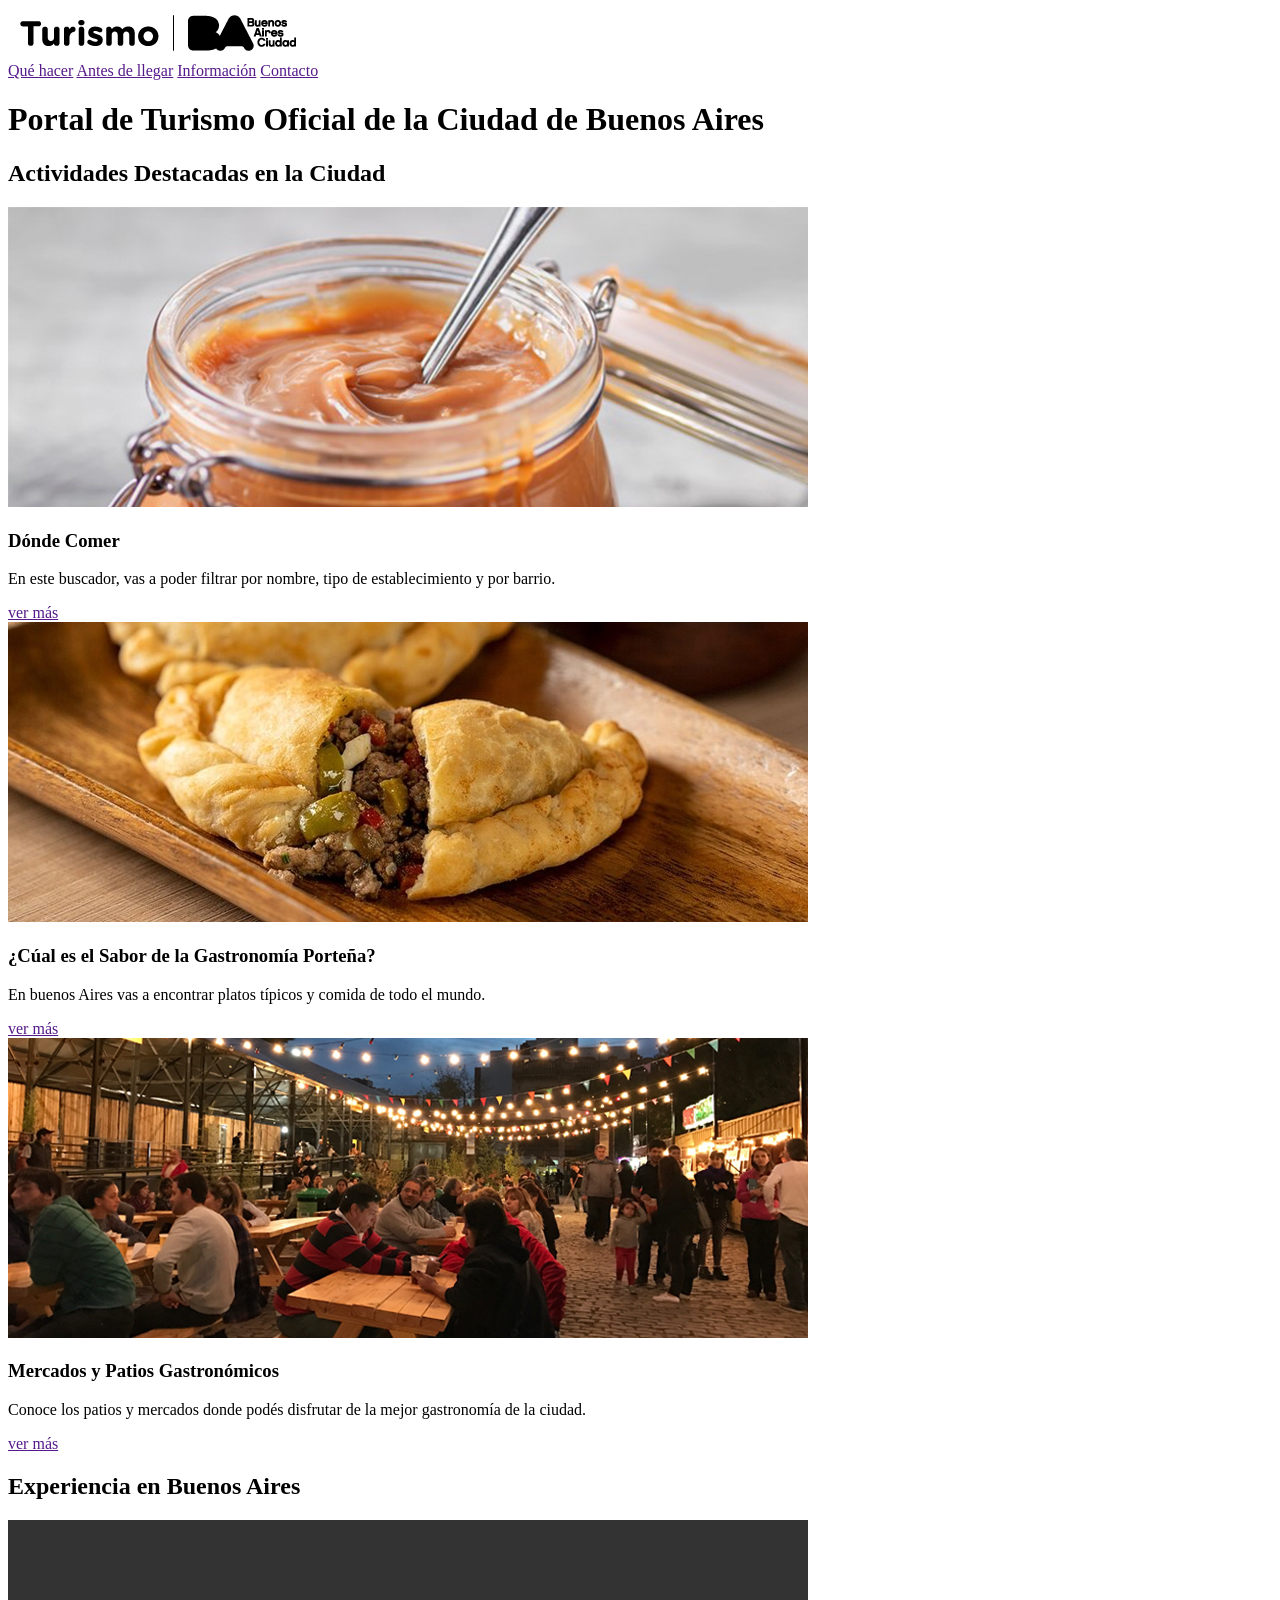
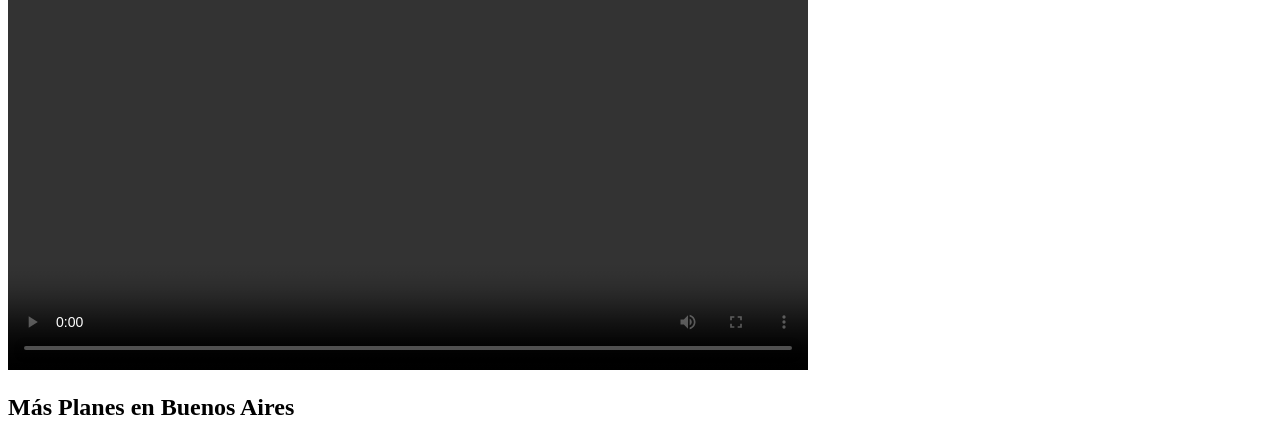
<file: ejercicio-1/index.html>
<!DOCTYPE html>
<html lang="es">

<head>
    <meta charset="UTF-8">
    <meta name="viewport" content="width, initial-scale=1.0">
    <title>Turismo en Buenos Aires Ciudad - Sitio Oficial de Información Turística</title>
    <meta name="description" content="Descubrí qué hacer en Buenos Aires. Información útil antes de llegar, guías y alojamiento, atractivos turísticos, agenda cultural y mapas de la ciudad.">
    <meta name="robots" content="index, follow">
</head>

<body>
    <!-- Cabecera principal del sitio -->
    <header>
        <!-- Logo del sitio, href -> dirección a donde voy al dar click -->
        <a href="index.html" aria-label="Ir a la página de inicio de Turismo en buenos Aires">
            <img src="assets/arrobaturismo-bac-300x150-negro.png" alt="Logotipo oficial de Turismo Buenos Aires Ciudad">
        </a>

        <!-- Navegador principal -->
        <nav role="navigation" aria-label="Menú principal">
            <a href="">Qué hacer</a>
            <a href="">Antes de llegar</a>
            <a href="">Información</a>
            <a href="">Contacto</a>
        </nav>

    </header>

    <!-- Contenido principal del sitio -->
    <main role="main">

        <h1>Portal de Turismo Oficial de la Ciudad de Buenos Aires</h1>

        <!-- Actividades destacadas -->
        <section>
            <h2>Actividades Destacadas en la Ciudad</h2>

            <div>
                <!-- Tarjeta -->
                <article role="article">
                    <img src="assets/dulce-de-leche.jpg" alt="dulce de leche argentino">
                    <h3>Dónde Comer</h3>
                    <p>En este buscador, vas a poder filtrar por nombre, tipo de establecimiento y por barrio.</p>
                    <a href="" aria-label="ir al buscador de restaurantes y comida de Buenos Aires">ver más</a>
                </article>

                <!-- Tarjeta -->
                <article role="article">
                    <img src="assets/empanada.jpg" alt="empanadas porteñas horneadas">
                    <h3>¿Cúal es el Sabor de la Gastronomía Porteña?</h3>
                    <p>En buenos Aires vas a encontrar platos típicos y comida de todo el mundo.</p>
                    <a href="" aria-label="Ver información sobre gastronomía porteña">ver más</a>
                </article>

                <!-- Tarjeta -->
                <article role="article">
                    <img src="assets/caballito.jpg" alt="Patio de comida los lecheros en el barrio caballito">
                    <h3>Mercados y Patios Gastronómicos</h3>
                    <p>Conoce los patios y mercados donde podés disfrutar de la mejor gastronomía de la ciudad.</p>
                    <a href="" aria-label="Ver más información sobre los patios gastronómicos de la ciudad">ver más</a>
                </article>
            </div>

        </section>
        <!-- FIN Actividades destacadas -->

        <!-- Contenido Multimedia -->
        <section>
            <h2>Experiencia en Buenos Aires</h2>
            <!-- Video Buenos Aires -->
            <div>
                <video controls autoplay loop width="800" height="450" poster="">
                    <source src="assets/video-buenos-aires.mp4" type="video/mp4">
                </video>
            </div>
        </section>
        <!-- FIN Contenido Multimedia -->

        <!-- Más planes en BsAs -->
        <section>
            <h2>Más Planes en Buenos Aires</h2>
        </section>
        <!-- FIN Más planes en BsAs -->




    </main>

</body>

</html>
</file>
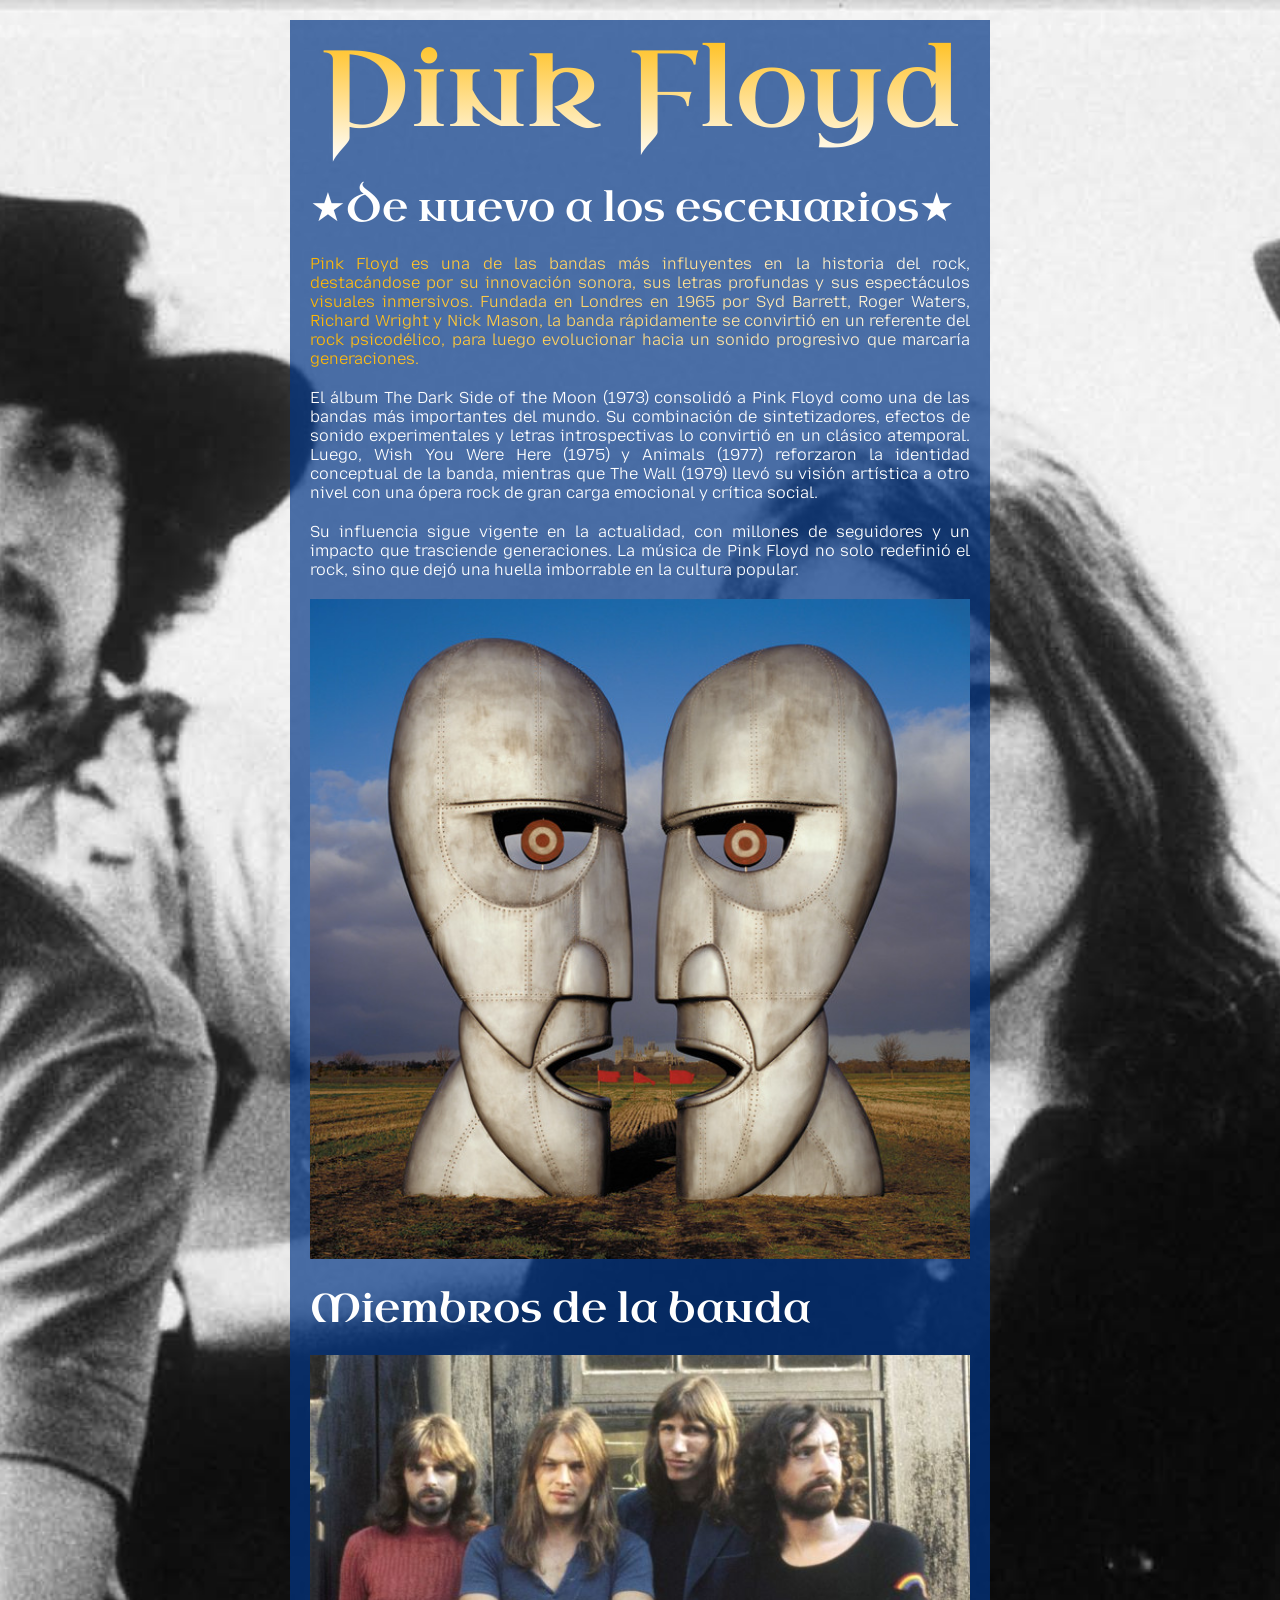
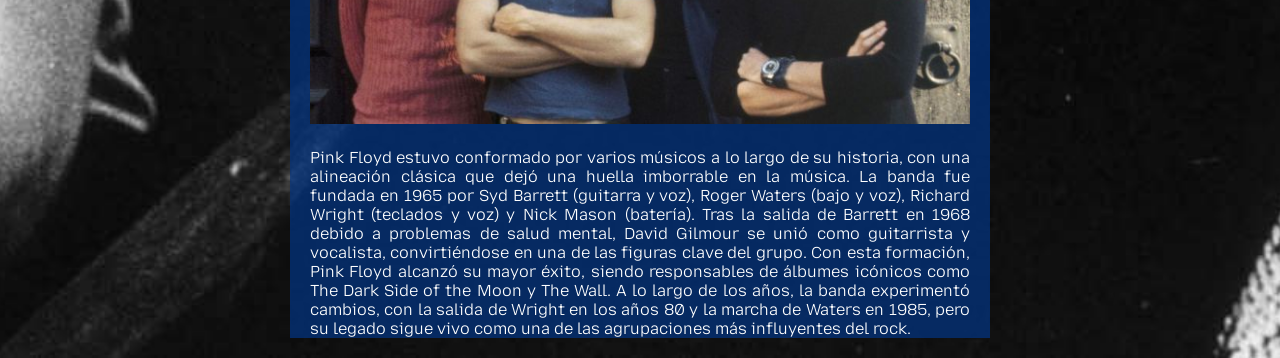
<file: Ejercicio-2/index.html>
<!DOCTYPE html>
<html lang="es">
    <head>
        <!--Link al archivo style.css-->
        <link href="style.css" rel="stylesheet">

        <meta charset="UTF-8">
        <meta name="viewport" content="width, initial-scale:1.0">
        <title>Pink Floyd</title>
        <meta name="description" content="Descubre una de las bandas más importante de todos los tiempos en la historia del Rock">
        <meta name="robots" content="index, follow">

        <link rel="preconnect" href="https://fonts.googleapis.com">
        <link rel="preconnect" href="https://fonts.gstatic.com" crossorigin>
        <link href="https://fonts.googleapis.com/css2?family=Uncial+Antiqua&display=swap" rel="stylesheet">
        
        <link rel="preconnect" href="https://fonts.googleapis.com">
        <link rel="preconnect" href="https://fonts.gstatic.com" crossorigin>
        <link href="https://fonts.googleapis.com/css2?family=Mozilla+Text:wght@200..700&display=swap" rel="stylesheet">
    
    </head>

    <body>

        <main>

            <h1>Pink Floyd</h1>

            <h2 class="sub-pf">★De nuevo a los escenarios★</h2>

            <p id="destacado">Pink Floyd es una de las bandas más influyentes en la historia del rock, destacándose por su innovación sonora, sus letras profundas y sus espectáculos visuales inmersivos. Fundada en Londres en 1965 por Syd Barrett, Roger Waters, Richard Wright y Nick Mason, la banda rápidamente se convirtió en un referente del rock psicodélico, para luego evolucionar hacia un sonido progresivo que marcaría generaciones.</p>

            <p>El álbum The Dark Side of the Moon (1973) consolidó a Pink Floyd como una de las bandas más importantes del mundo. Su combinación de sintetizadores, efectos de sonido experimentales y letras introspectivas lo convirtió en un clásico atemporal. Luego, Wish You Were Here (1975) y Animals (1977) reforzaron la identidad conceptual de la banda, mientras que The Wall (1979) llevó su visión artística a otro nivel con una ópera rock de gran carga emocional y crítica social.</p>

            <p>Su influencia sigue vigente en la actualidad, con millones de seguidores y un impacto que trasciende generaciones. La música de Pink Floyd no solo redefinió el rock, sino que dejó una huella imborrable en la cultura popular.</p>

            <img src="Assets/PinkFloyd.jpg" alt="Fotografía de portada del Dividition Bell, donde dos rostros de metal se miran fijamente">

            <h2 class="sub-pf"x>Miembros de la banda</h2>
            <img src="Assets/pink_floyd_band.jpg" alt="Fotografía de los miembros de la banda">
            <p>Pink Floyd estuvo conformado por varios músicos a lo largo de su historia, con una alineación clásica que dejó una huella imborrable en la música. La banda fue fundada en 1965 por Syd Barrett (guitarra y voz), Roger Waters (bajo y voz), Richard Wright (teclados y voz) y Nick Mason (batería). Tras la salida de Barrett en 1968 debido a problemas de salud mental, David Gilmour se unió como guitarrista y vocalista, convirtiéndose en una de las figuras clave del grupo. Con esta formación, Pink Floyd alcanzó su mayor éxito, siendo responsables de álbumes icónicos como The Dark Side of the Moon y The Wall. A lo largo de los años, la banda experimentó cambios, con la salida de Wright en los años 80 y la marcha de Waters en 1985, pero su legado sigue vivo como una de las agrupaciones más influyentes del rock.</p>

        </main>

    </body>

</html>
</file>
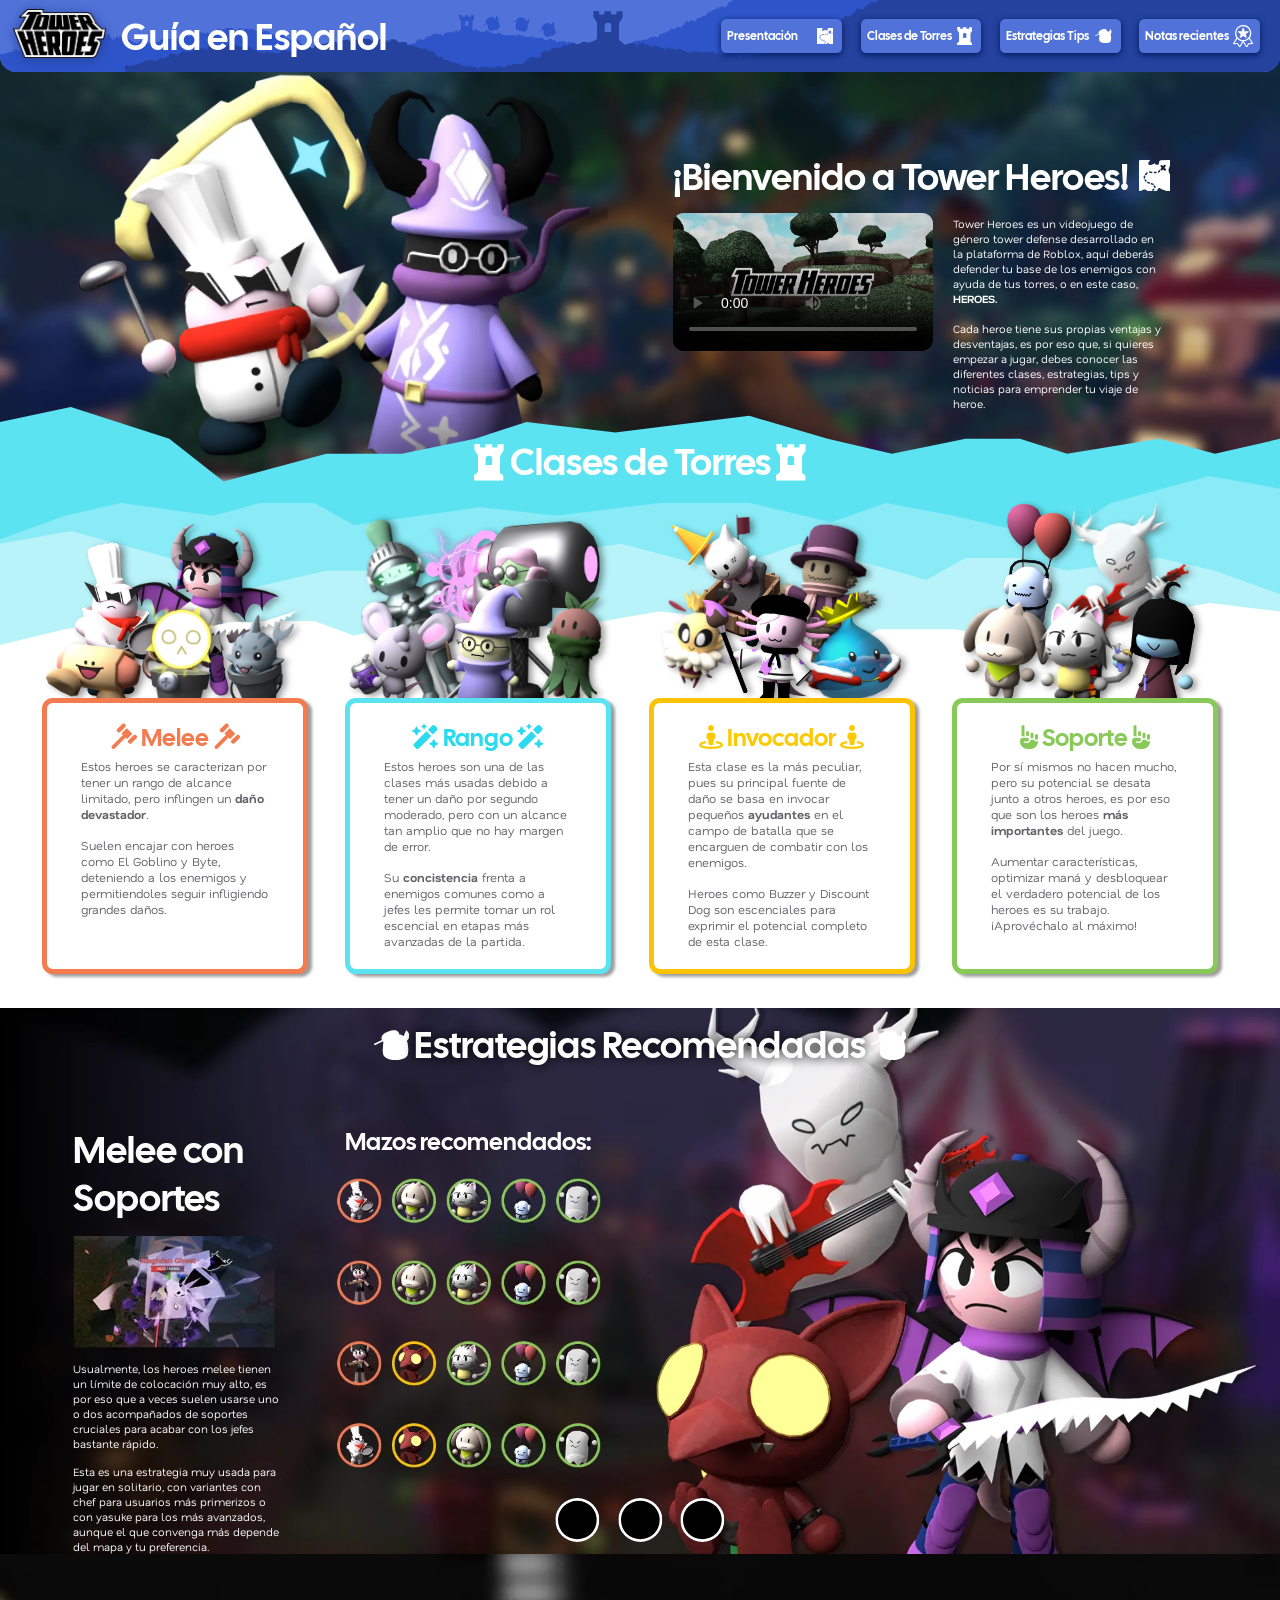
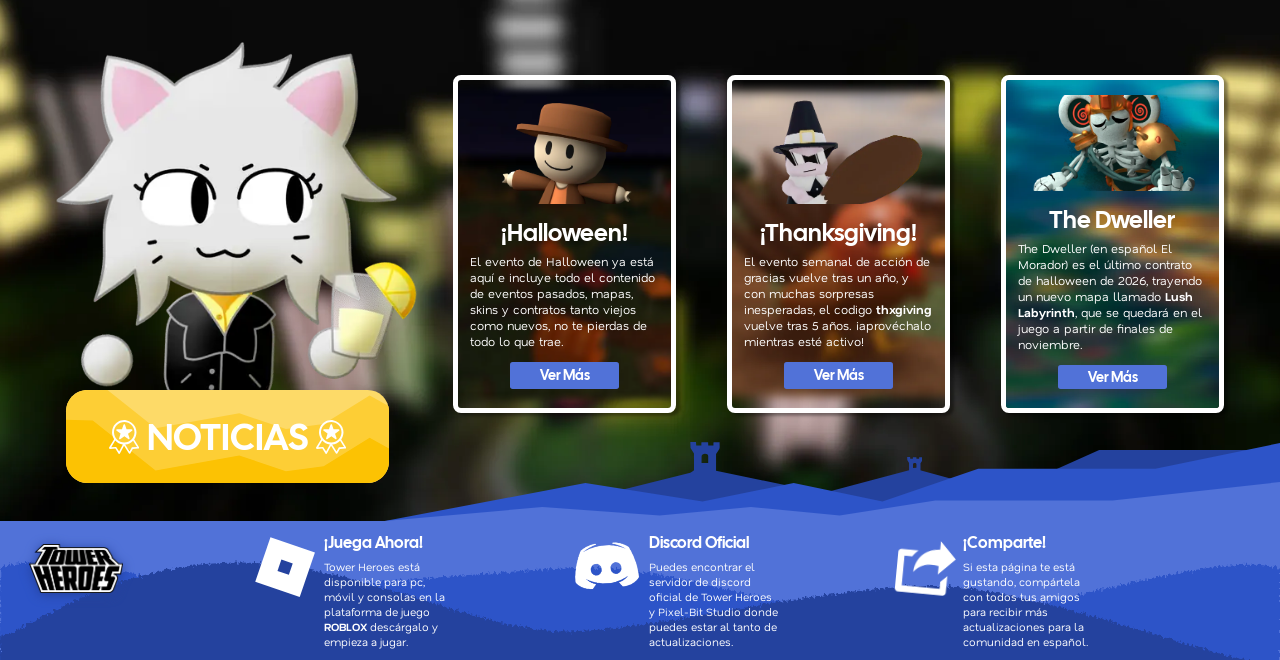
<file: tower-heroes/index.html>
<!DOCTYPE html>
<html lang="es">
<head>
  <meta charset="UTF-8">
  <meta name="viewport" content="width=device-width, initial-scale=1">
  <title>Tower Heroes · Guía en Español</title>
  <meta name="description" content="Guía en español de Tower Heroes: clases de torres, estrategias recomendadas y noticias del juego.">
  <link rel="icon" href="assets/img/logo-tower-heroes.webp">
  <link rel="stylesheet" href="css/estilos.css">
</head>
<body>
  <!-- Íconos del sitio (torre, enemigo, logro, mapa). -->
  <svg class="sprite" aria-hidden="true" focusable="false">
    <symbol id="i-torre" viewBox="0 0 44.7589 55"><path d="M43.9808 55L0.196412 54.9845L0 47.091L6.02329 42.2922L5.90775 17.209L0.793349 8.91359L0.450591 0C3.60858 0.0734106 5.93471 0.220232 8.98872 0.0309097L9.31993 5.4092L17.0955 5.32034C17.0108 3.53144 16.8567 2.14436 17.2804 0.525465L27.1241 0.444327L27.3628 5.34738L35.1692 5.30102C35.1962 3.50439 34.9343 2.05936 35.4196 0.513874L44.7087 0.482965C44.3005 3.72076 45.3095 7.16333 44.2735 10.1577L39.136 17.9431L39.0936 43.4977L44.1002 47.2764L43.9808 55ZM27.2897 31.4468L27.3166 21.3007C27.3243 18.6154 24.8249 17.6417 22.5065 17.6804C19.8761 17.7267 17.4229 18.9052 17.3998 21.8416L17.3227 31.5472L27.2897 31.4468Z"/></symbol>
    <symbol id="i-enemigo" viewBox="0 0 53.0001 45"><path d="M52.9803 7.06L53.0001 11.0333C52.3459 11.4733 52.3955 12.5233 51.8899 13.19L49.2796 16.6233C50.0726 17.9833 50.446 19.2833 50.598 20.7667C50.9251 23.94 51.5826 26.9867 51.4835 30.2267C51.3579 32.85 50.8425 35.2967 50.4592 37.8733C48.285 41.26 45.0799 43.4267 41.1016 44.04C39.575 44.2733 38.0617 45 36.5054 45H28.4001C25.0198 45.0067 20.3675 43.23 17.354 41.2767C16.1579 40.5 15.0311 38.7667 14.1125 37.7267C13.6202 35.11 12.8702 32.53 13.0717 29.9067L13.9011 19.02C13.9308 18.63 14.3901 17.9633 14.0465 17.7133C13.8416 17.5667 13.2435 17.09 12.89 17.26L1.98599 22.4733C1.36149 22.77 0.819591 22.2667 0.485862 22.08C0.205002 21.9267 -0.2642 20.9067 0.188481 20.68L11.9152 14.85L11.0066 12.01C11.261 8.84333 14.8494 5.00667 17.1194 4.02667L23.2884 1.36333C25.7699 0.29 31.8332 -0.04 34.2981 1.11333C36.4558 2.12333 37.5132 4.44667 38.0055 6.69C40.3053 6.74 42.453 7.56333 44.1646 9.25667C46.0943 6.27667 46.9236 3.15 48.6584 0L52.5342 5.19667C52.8977 5.68333 52.5772 6.69667 52.9869 7.05667L52.9803 7.06Z"/></symbol>
    <symbol id="i-logro" viewBox="0 0 45.403 51"><path d="M15.5218 50.9969C15.1617 50.9343 14.8925 50.9624 14.6796 50.9969L9.46056 42.885L1.6336 43.4548C0.988655 43.5018 0.547215 43.1543 0.293621 42.8036C0.0400276 42.453 -0.138427 41.9176 0.143344 41.4542L7.71358 28.881C4.14449 23.4084 3.45571 16.8275 6.28908 10.6129C9.57327 3.4058 17.9512 -1.07122 25.5465 0.221792C31.8206 1.28939 36.9989 5.30932 39.4003 10.4908C42.3651 16.8901 41.6106 23.615 37.7942 29.2066L45.1609 41.0065C45.4333 41.4417 45.474 41.88 45.2924 42.2776C45.1452 42.6001 44.7257 42.9257 44.206 42.9539L35.731 43.4016L31.9114 50.1954C31.6516 50.6587 31.1569 50.7401 30.7249 50.6901C30.2928 50.64 30.0236 50.4083 29.723 49.9387L22.5692 38.7148L16.9431 49.2217C16.5518 49.9543 16.2262 50.5742 15.5186 51L15.5218 50.9969ZM38.2669 18.4774C38.2669 9.97419 31.3792 3.0802 22.8791 3.0802C14.379 3.0802 7.4913 9.97419 7.4913 18.4774C7.4913 26.9806 14.379 33.8746 22.8791 33.8746C31.3792 33.8746 38.2669 26.9806 38.2669 18.4774ZM15.2494 47.2869L20.7909 36.7674C16.1573 36.1131 12.4192 34.2503 9.34159 30.8659L3.3117 40.9345L10.7348 40.5087L15.2463 47.2838L15.2494 47.2869ZM34.3754 41.041L42.0771 40.6715L36.1818 31.1383C32.9133 34.5008 28.9215 36.4168 24.2504 36.8113L30.8156 47.193L34.3754 41.041Z"/><path d="M23.0924 24.4948L16.8027 28.8998C16.4583 29.1409 15.8854 29.0375 15.5754 28.8654C15.2905 28.7057 14.9054 28.2235 15.0745 27.6913L17.3537 20.4467L11.4772 16.2514C11.042 15.9415 10.8824 15.5126 10.9043 15.068C10.9231 14.6485 11.28 13.991 11.9249 13.9816L19.4701 13.8689L21.7117 7.00934C21.862 6.54599 22.3442 6.33309 22.6792 6.27674C23.1081 6.20473 23.6967 6.37692 23.8908 6.93734L26.289 13.8845L33.6745 13.8658C34.2944 13.8658 34.8016 14.1319 35.0301 14.6078C35.2399 15.0429 35.1866 15.8006 34.6419 16.1888L28.5463 20.5187L30.8067 27.1466C31.0196 27.7727 30.8818 28.3237 30.4623 28.6712C30.0647 29 29.4448 29.0532 28.9219 28.6775L23.1018 24.4948H23.0924Z"/></symbol>
    <symbol id="i-mapa" viewBox="0 0 47 47.0019"><path d="M46.944 23.0999L47 45.1368C47.0035 47.1862 43.4925 47.1827 42.3361 46.8148C39.2666 45.8348 36.0393 45.154 33.1415 43.6686C31.9115 43.036 31.0846 41.695 29.7005 42.3723C28.3164 43.0497 27.5875 43.9643 27.7908 45.7179L24.6581 46.7495L13.2629 46.8664C11.8718 46.1237 10.7855 44.7999 9.27178 44.3598C5.3227 43.2113 2.88037 47.5334 1.05475 46.7082C0.571192 46.4881 0.045583 45.9518 0.0420789 45.1025L3.01689e-05 2.16669C3.01689e-05 1.46181 -0.010482 1.02857 0.360949 0.58501C0.606233 0.289304 1.13885 0.0554903 1.75907 0.0554903H16.2904C16.9807 1.73689 13.8095 2.45896 13.9112 5.46759C14.0233 8.83038 19.8926 7.58567 23.6945 4.84179C24.3603 6.33752 25.3729 7.22807 26.6835 7.2487C27.8013 7.26933 29.746 7.06303 29.8827 5.47447C30.0193 3.88591 30.2716 0.316812 32.4757 0.268673L45.255 0.000475353C46.1415 -0.0201553 46.965 0.633148 46.951 1.49276L46.8564 7.19369L44.4 13.8161C43.6852 17.2683 46.9405 21.7108 46.944 23.0965V23.0999ZM36.3407 14.0912C36.9889 14.2803 37.7528 16.1508 39.0773 15.9995C39.8552 15.9101 40.4825 15.3153 40.549 14.5347C40.6717 13.1319 38.5903 12.317 38.5728 11.5158C38.5552 10.7146 40.7172 9.82409 40.2442 8.19427C40.0199 7.42062 39.242 7.05959 38.4676 7.15242C37.1501 7.31059 36.7086 9.11921 36.0428 9.05732C35.6609 9.02293 35.0336 7.41031 33.611 7.57879C32.8576 7.66819 32.353 8.1874 32.276 8.796C32.0692 10.4636 34.0455 11.0447 33.7722 11.7874C33.5374 12.427 31.8169 13.2144 32.4862 14.7617C32.6719 15.1881 33.2185 15.6247 33.9229 15.6488C35.2929 15.6901 35.6924 13.8986 36.3337 14.0843L36.3407 14.0912ZM30.4679 18.5405L31.7924 16.921C32.2514 16.3571 32.0972 15.6041 31.6592 15.2878C31.2878 15.0196 30.4644 14.8511 30.1104 15.2878L28.5757 17.1755C28.1482 17.7015 28.4005 18.3514 28.6948 18.6162C29.1398 19.0219 29.9948 19.1251 30.4714 18.544L30.4679 18.5405ZM18.5891 19.6924C19.2864 19.8024 19.7945 19.3898 19.9802 18.85C20.1449 18.372 19.9031 17.5812 19.2233 17.4574L16.6548 16.9864C15.8314 16.8351 15.2077 17.3955 15.1446 18.0626C15.0079 19.5308 16.5883 19.3795 18.5891 19.6924ZM26.1368 19.7749C26.7886 19.0185 26.6274 18.1485 25.9756 17.674C24.8649 17.5606 23.8872 17.5675 22.7659 17.674C22.0055 18.1761 21.981 19.242 22.7309 19.8162C23.8452 20.0466 24.9139 20.0741 26.1368 19.7784V19.7749ZM11.1114 22.4019L12.8039 20.4832C13.2489 19.9778 13.1718 19.3761 12.8985 19.0047C12.5971 18.5955 11.7246 18.2448 11.2971 18.6953L9.14213 20.9543C8.61652 21.5045 8.83728 22.3262 9.21922 22.6529C9.78337 23.1343 10.5262 23.0655 11.1114 22.4019ZM9.31032 26.8272L9.55561 24.881C9.64321 24.1727 9.21922 23.6947 8.70062 23.4988C8.18202 23.3028 7.3901 23.4816 7.21139 24.1486C6.9626 25.0701 6.92406 26.0776 6.95209 27.0575C6.97312 27.7968 7.60034 28.0925 8.1715 28.0444C8.67609 28.0031 9.1982 27.7143 9.31032 26.8306V26.8272ZM9.55211 28.8386C8.97394 28.7699 8.22757 29.1034 8.168 29.8289C8.10843 30.5544 9.57313 32.6484 10.6243 32.6141C11.0799 32.6003 11.6125 32.284 11.7001 31.6238C11.8017 30.8673 10.3861 28.9384 9.55211 28.8386ZM16.5918 34.9797C16.774 34.5361 16.7039 33.8072 16.0942 33.4943C14.2686 32.5625 12.6917 32.0192 12.2362 33.1023C12.089 33.4496 12.0435 34.0685 12.4114 34.378C13.7114 35.468 16.1082 36.1522 16.5883 34.9797H16.5918ZM20.7476 37.6273C21.5395 37.8817 22.0476 37.1906 22.1597 36.7058C22.2368 36.3654 22.1843 35.7224 21.6621 35.5367L19.0902 34.6152C18.2912 34.3298 17.65 34.7906 17.5168 35.4886C17.4292 35.9425 17.5799 36.6164 18.2492 36.8296L20.7476 37.6273ZM25.0015 40.2783L24.2762 38.7792C23.9503 38.1018 23.4527 37.8336 22.8255 37.9471C22.2789 38.0433 21.7988 38.5901 21.9495 39.3224C22.2613 40.8629 23.3266 42.3104 24.3603 41.8566C24.9209 41.609 25.3449 40.9935 25.0015 40.2783ZM23.1023 44.6245C23.4878 44.0675 23.3196 43.2766 22.9306 42.9809C21.9144 42.2004 20.9193 43.2629 19.812 44.7483C19.4231 45.2675 19.7314 45.8899 20.0678 46.1409C21.0489 46.8733 22.1072 46.0652 23.1023 44.6245Z"/></symbol>
  </svg>


  <!--HEADER-->
  <header class="cabecera" id="cabecera">
    <div class="lienzo cabecera__lienzo">
      <a class="cabecera__logo" href="#inicio">
        <img src="assets/img/logo-tower-heroes.webp" alt="Logotipo de Tower Heroes" width="140" height="73">
      </a>
      <p class="cabecera__titulo">Guía en Español</p>

      <!--Decoración del paisaje (desktop)-->
      <div class="cabecera__deco" role="img" aria-label="Fondo de montañas con torres y monstruos de la cabecera">
        <svg class="icono icono--torre deco deco--t1" aria-hidden="true" focusable="false"><use href="#i-torre"/></svg>
        <svg class="icono icono--enemigo deco deco--e1" aria-hidden="true" focusable="false"><use href="#i-enemigo"/></svg>
        <svg class="icono icono--enemigo deco deco--e2" aria-hidden="true" focusable="false"><use href="#i-enemigo"/></svg>
        <svg class="icono icono--enemigo deco deco--e3" aria-hidden="true" focusable="false"><use href="#i-enemigo"/></svg>
        <svg class="icono icono--torre deco deco--t2" aria-hidden="true" focusable="false"><use href="#i-torre"/></svg>
      </div>

      <!-- Menú desplegable móvil-->
      <a class="menu-boton menu-boton--abrir" href="#menu" aria-label="Abrir menú">
        <svg class="icono icono--torre" role="img" aria-label="Ícono de torre del botón para abrir el menú" focusable="false"><use href="#i-torre"/></svg>
      </a>
      <a class="menu-boton menu-boton--cerrar" href="#cabecera" aria-label="Cerrar menú">
        <svg class="icono icono--torre" role="img" aria-label="Ícono de torre del botón para cerrar el menú" focusable="false"><use href="#i-torre"/></svg>
      </a>

      <nav class="menu" id="menu" aria-label="Secciones de la página">
        <a class="boton-icono" href="#inicio">
          <span>Presentación</span>
          <svg class="icono icono--mapa" role="img" aria-label="Ícono de mapa del botón Presentación" focusable="false"><use href="#i-mapa"/></svg>
        </a>
        <a class="boton-icono" href="#clases">
          <span>Clases de Torres</span>
          <svg class="icono icono--torre" role="img" aria-label="Ícono de torre del botón Clases de Torres" focusable="false"><use href="#i-torre"/></svg>
        </a>
        <a class="boton-icono" href="#estrategias">
          <span>Estrategias Tips</span>
          <svg class="icono icono--enemigo" role="img" aria-label="Ícono de monstruo del botón Estrategias Tips" focusable="false"><use href="#i-enemigo"/></svg>
        </a>
        <a class="boton-icono" href="#noticias">
          <span class="solo-escritorio">Notas recientes</span>
          <span class="solo-movil">Noticias Nuevas</span>
          <svg class="icono icono--logro" role="img" aria-label="Ícono de medalla del botón Noticias" focusable="false"><use href="#i-logro"/></svg>
        </a>
      </nav>
    </div>
  </header>

  <main>
    <!--PRESENTACIÓN-->
    <section class="presentacion" id="inicio">
      <div class="lienzo presentacion__lienzo">
        <!-- Fondo presentación (PC y móvil) -->
        <picture class="presentacion__fondo">
          <source media="(min-width: 1200px)" srcset="assets/img/presentacion-fondo-pc.webp">
          <img src="assets/img/presentacion-fondo-movil.webp" alt="Héroe mago de Tower Heroes con su gran espada, sobre un bosque nocturno desenfocado">
        </picture>
        <div class="presentacion__personaje2">
          <img src="assets/img/presentacion-heroe-chef.webp" alt="Héroe chef de Tower Heroes con gorro blanco, bufanda roja y cucharón">
        </div>

        <h1 class="presentacion__titulo">¡Bienvenido a Tower Heroes!</h1>
        <svg class="icono icono--mapa presentacion__icono" role="img" aria-label="Ícono de mapa junto al título de bienvenida" focusable="false"><use href="#i-mapa"/></svg>

        <!-- video: tráiler de Tower Heroes -->
        <video class="presentacion__video" controls preload="metadata" playsinline
               poster="assets/img/trailer-portada.webp" aria-label="Trailer de Tower Heroes">
          <source src="assets/video/tower-heroes-trailer.mp4" type="video/mp4">
          Tu navegador no puede reproducir este video.
        </video>

        <p class="presentacion__texto">
          Tower Heroes es un videojuego de género tower defense desarrollado en la plataforma de Roblox, aquí deberás defender tu base de los enemigos con ayuda de tus torres, o en este caso, <strong>HEROES.</strong>
          <br><br>
          Cada heroe tiene sus propias ventajas y desventajas, es por eso que, si quieres empezar a jugar, debes conocer las diferentes clases, estrategias, tips y noticias para emprender tu viaje de heroe.
        </p>
      </div>
    </section>

    <!-- CLASES DE TORRE -->
    <section class="clases" id="clases">
      <div class="clases__fondo" role="img" aria-label="Fondo de montañas nevadas de la sección Clases de Torres">
        <img class="clases__capa clases__capa--1" src="assets/img/clases-fondo-capa-1.svg" alt="Capa 1 de las montañas nevadas del fondo de Clases de Torres">
        <img class="clases__capa clases__capa--2" src="assets/img/clases-fondo-capa-2.svg" alt="Capa 2 de las montañas nevadas del fondo de Clases de Torres">
        <img class="clases__capa clases__capa--3" src="assets/img/clases-fondo-capa-3.svg" alt="Capa 3 de las montañas nevadas del fondo de Clases de Torres">
        <img class="clases__capa clases__capa--4" src="assets/img/clases-fondo-capa-4.svg" alt="Capa 4 de las montañas nevadas del fondo de Clases de Torres">
        <img class="clases__capa clases__capa--movil" src="assets/img/clases-fondo-movil.svg" alt="Montañas nevadas del fondo de Clases de Torres (versión móvil)">
      </div>
      <div class="lienzo clases__lienzo">
        <h2 class="titulo-seccion clases__titulo">
          <svg class="icono icono--torre" role="img" aria-label="Ícono de torre del título Clases de Torres" focusable="false"><use href="#i-torre"/></svg>
          <span>Clases de Torres</span>
          <svg class="icono icono--torre" role="img" aria-label="Ícono de torre del título Clases de Torres" focusable="false"><use href="#i-torre"/></svg>
        </h2>

        <div class="clases__grid">
          <article class="tarjeta-clase tarjeta-clase--melee">
            <div class="tarjeta-clase__arte">
              <img class="p1" src="assets/img/clase-melee-yasuke.webp" alt="Héroe melee Yasuke: guerrera con cuernos, alas de murciélago y una sierra">
              <img class="p2" src="assets/img/clase-melee-mako.webp" alt="Héroe melee Mako: tiburón gris dentro de una cubeta">
              <img class="p3" src="assets/img/clase-melee-chef.webp" alt="Héroe melee Chef: con gorro blanco y sartén">
              <img class="p4" src="assets/img/heroe-hotdogfrank.webp" alt="Héroe melee Hot Dog Frank">
              <img class="p5" src="assets/img/clase-melee-volt.webp" alt="Héroe melee Volt: destello luminoso en dispositivo de control">
            </div>
            <div class="tarjeta-clase__caja">
              <h3 class="tarjeta-clase__titulo"><span class="ico" aria-hidden="true">&#xF0E3;</span> Melee <span class="ico" aria-hidden="true">&#xF0E3;</span></h3>
              <p>Estos heroes se caracterizan por tener un rango de alcance limitado, pero inflingen un <strong>daño devastador</strong>.</p>
              <p>Suelen encajar con heroes como El Goblino y Byte, deteniendo a los enemigos y permitiendoles seguir infligiendo grandes daños.</p>
            </div>
          </article>

          <article class="tarjeta-clase tarjeta-clase--rango">
            <div class="tarjeta-clase__arte">
              <div class="p1 rotada"><img src="assets/img/clase-rango-lure.webp" alt="Héroe de rango Lure: caballero con armadura plateada"></div>
              <img class="p2" src="assets/img/clase-rango-scientist.webp" alt="Héroe de rango Scientist: cañón negro con energía rosada">
              <div class="p3 recorte"><img src="assets/img/clase-rango-branch.webp" alt="Héroe de rango Branch: planta con bufanda verde"></div>
              <img class="p4" src="assets/img/clase-rango-sodapop.webp" alt="Héroe de rango Sodapop: ratón lila con una bebida">
              <img class="p5" src="assets/img/clase-rango-mago.webp" alt="Héroe de rango Mago: con sombrero lila y gafas redondas">
            </div>
            <div class="tarjeta-clase__caja">
              <h3 class="tarjeta-clase__titulo"><span class="ico" aria-hidden="true">&#xE2CA;</span> Rango <span class="ico" aria-hidden="true">&#xE2CA;</span></h3>
              <p>Estos heroes son una de las clases más usadas debido a tener un daño por segundo moderado, pero con un alcance tan amplio que no hay margen de error.</p>
              <p>Su <strong>concistencia</strong> frenta a enemigos comunes como a jefes les permite tomar un rol escencial en etapas más avanzadas de la partida.</p>
            </div>
          </article>

          <article class="tarjeta-clase tarjeta-clase--invocador">
            <div class="tarjeta-clase__arte">
              <div class="p1 rotada"><img src="assets/img/clase-invocador-hayes.webp" alt="Héroe invocador Hayes: espantapájaros con sombrero de copa morado"></div>
              <img class="p2" src="assets/img/clase-invocador-slimeking.webp" alt="Héroe invocador Slime King: gota azul con corona dorada">
              <div class="p3 recorte"><img src="assets/img/clase-invocador-kartkid.webp" alt="Héroe invocador Kart Kid: gato blanco en una carreta de madera"></div>
              <div class="p4 rotada"><img src="assets/img/clase-invocador-breezy.webp" alt="Héroe invocador Breezy: abeja reina blanca con corona"></div>
              <img class="p5" src="assets/img/clase-invocador-stella.webp" alt="Héroe invocador Stella: ajolote pintor con boina y pincel">
            </div>
            <div class="tarjeta-clase__caja">
              <h3 class="tarjeta-clase__titulo"><span class="ico" aria-hidden="true">&#xF21D;</span> Invocador <span class="ico" aria-hidden="true">&#xF21D;</span></h3>
              <p>Esta clase es la más peculiar, pues su principal fuente de daño se basa en invocar pequeños <strong>ayudantes</strong> en el campo de batalla que se encarguen de combatir con los enemigos.</p>
              <p>Heroes como Buzzer y Discount Dog son escenciales para exprimir el potencial completo de esta clase.</p>
            </div>
          </article>

          <article class="tarjeta-clase tarjeta-clase--soporte">
            <div class="tarjeta-clase__arte">
              <div class="p1 rotada"><div class="recorte"><img src="assets/img/heroe-spectre.webp" alt="Héroe de soporte Spectre: demonio blanco tocando una guitarra eléctrica roja"></div></div>
              <img class="p2" src="assets/img/clase-soporte-maitake.webp" alt="Héroe de soporte Maitake: hechicera de cabello negro con una poción">
              <img class="p3" src="assets/img/clase-soporte-balloonpal.webp" alt="Héroe de soporte Balloon Pal: fantasma con audífonos sosteniendo globos">
              <img class="p4" src="assets/img/clase-soporte-discountdog.webp" alt="Héroe de soporte Discount Dog: perro de orejas largas con pañuelo verde">
              <img class="p5" src="assets/img/clase-soporte-lemonadecat.webp" alt="Héroe de soporte Lemonade Cat: gato blanco con un platillo">
            </div>
            <div class="tarjeta-clase__caja">
              <h3 class="tarjeta-clase__titulo"><span class="ico" aria-hidden="true">&#xF0A6;</span> Soporte <span class="ico" aria-hidden="true">&#xF0A6;</span></h3>
              <p>Por sí mismos no hacen mucho, pero su potencial se desata junto a otros heroes, es por eso que son los heroes <strong>más importantes</strong> del juego.</p>
              <p>Aumentar características, optimizar maná y desbloquear el verdadero potencial de los heroes es su trabajo. ¡Aprovéchalo al máximo!</p>
            </div>
          </article>
        </div>
      </div>
    </section>

    <!-- ESTRATEGIAS -->
    <section class="estrategias" id="estrategias">

      <!-- Escritorio: carrusel solo con CSS -->
      <div class="carrusel solo-escritorio">
        <input class="carrusel__radio" type="radio" name="estrategia" id="estrategia-1">
        <input class="carrusel__radio" type="radio" name="estrategia" id="estrategia-2">
        <input class="carrusel__radio" type="radio" name="estrategia" id="estrategia-3">

        <div class="lienzo carrusel__lienzo">
          <h2 class="carrusel__titulo">
            <svg class="icono icono--enemigo" role="img" aria-label="Ícono de monstruo del título Estrategias Recomendadas" focusable="false"><use href="#i-enemigo"/></svg>
            <span>Estrategias Recomendadas</span>
            <svg class="icono icono--enemigo" role="img" aria-label="Ícono de monstruo del título Estrategias Recomendadas" focusable="false"><use href="#i-enemigo"/></svg>
          </h2>
          <div class="carrusel__ventana">
            <div class="carrusel__pista">
              <article class="diapositiva">
                <img class="diapositiva__fondo" src="assets/img/estrategia-melee-con-soportes.webp" alt="Estrategia Melee con Soportes: captura de una partida contra un jefe, mazos recomendados y héroes Spectre y Yasuke">
                <h3 class="diapositiva__titulo">Melee con Soportes</h3>
                <p class="diapositiva__mazos">Mazos recomendados:</p>
                <div class="diapositiva__texto">
                  <p>Usualmente, los heroes melee tienen un límite de colocación muy alto, es por eso que a veces suelen usarse uno o dos acompañados de soportes cruciales para acabar con los jefes bastante rápido.</p>
                  <p>Esta es una estrategia muy usada para jugar en solitario, con variantes con chef para usuarios más primerizos o con yasuke para los más avanzados, aunque el que convenga más depende del mapa y tu preferencia.</p>
                </div>
              </article>
              <article class="diapositiva">
                <img class="diapositiva__fondo" src="assets/img/estrategia-mixto-rango-melee.webp" alt="Estrategia Mixto Rango Melee: captura de una partida, mazos recomendados y héroes Wizard y Hot Dog Frank">
                <h3 class="diapositiva__titulo">Mixto Rango Melee</h3>
                <p class="diapositiva__mazos">Mazos recomendados:</p>
                <div class="diapositiva__texto">
                  <p>Al ser tan versatiles, los heroes de rango encajan bien en casi cualquier circunstancia, sin embargo, a veces se quedan cortos frente a algunos enemigos.</p>
                  <p>Por ejemplo, el mago es bastante bueno frente a la mayoría de jefes, pero queda corto ante hordas grandes de enemigos; es por eso que se pueden acompañar tanto con melees o soportes para crear un equilibrio entre control y desgaste devastador.</p>
                </div>
              </article>
              <article class="diapositiva">
                <img class="diapositiva__fondo" src="assets/img/estrategia-buzzer-invocadores.webp" alt="Estrategia Buzzer e Invocadores: captura de una partida, mazos recomendados y el héroe Buzzer">
                <h3 class="diapositiva__titulo">Buzzer e Invocadores</h3>
                <p class="diapositiva__mazos">Mazos recomendados:</p>
                <div class="diapositiva__texto">
                  <p>Buzzer es un heroe muy peculiar, pues su habilidad especial permite otorgar explosiones a todas las invocaciones que generan muchísimo daño. Combina esto con heroes de control como Volt y empieza a acumular maná para usar habilidades como las del Discount Dog, que permite colocar aún más invocadores.</p>
                  <p>Una de las estrategias más caóticas y por eso es de las más divertidas de jugar.</p>
                </div>
              </article>
            </div>
          </div>


          <div class="carrusel__puntos">
            <label for="estrategia-1" class="punto punto--1"><span class="oculto">Estrategia 1</span></label>
            <label for="estrategia-2" class="punto punto--2"><span class="oculto">Estrategia 2</span></label>
            <label for="estrategia-3" class="punto punto--3"><span class="oculto">Estrategia 3</span></label>
          </div>
        </div>
      </div>

      <!-- Estrategias movil -->
      <div class="lienzo estrategias-movil solo-movil">
        <h2 class="estrategias-movil__titulo">
          <svg class="icono icono--enemigo" role="img" aria-label="Ícono de monstruo del título Estrategias Recomendadas" focusable="false"><use href="#i-enemigo"/></svg>
          <span>Estrategias Recomendadas</span>
          <svg class="icono icono--enemigo" role="img" aria-label="Ícono de monstruo del título Estrategias Recomendadas" focusable="false"><use href="#i-enemigo"/></svg>
        </h2>

        <article class="lienzo estrategia estrategia--1">
          <div class="estrategia__fondo" aria-hidden="true"><img src="assets/img/estrategia-fondo-circo.webp" alt="Fondo desenfocado de un mapa de circo nocturno"></div>
          <h3 class="estrategia__titulo">Melee con Soportes</h3>
          <div class="estrategia__captura">
            <div class="recorte c1"><img src="assets/img/estrategia-captura-jefe.webp" alt="Captura de una partida contra un jefe"></div>
          </div>
          <div class="estrategia__heroe h1 recorte"><img src="assets/img/heroe-spectre.webp" alt="Héroe de soporte Spectre: demonio blanco tocando una guitarra eléctrica roja"></div>
          <div class="estrategia__heroe h2 recorte"><img src="assets/img/clase-melee-yasuke.webp" alt="Héroe melee Yasuke: guerrera con cuernos, alas de murciélago y una sierra"></div>
          <div class="estrategia__texto">
            <p>Usualmente, los heroes melee tienen un límite de colocación muy alto, es por eso que a veces suelen usarse uno o dos acompañados de soportes cruciales para acabar con los jefes bastante rápido.</p>
            <p>Esta es una estrategia muy usada para jugar en solitario, con variantes con chef para usuarios más primerizos o con yasuke para los más avanzados, aunque el que convenga más depende del mapa y tu preferencia.</p>
          </div>
          <p class="estrategia__mazos">Mazos Recomendados:</p>
          <div class="estrategia__grid" role="group" aria-label="Mazos recomendados">
            <img src="assets/img/avatar-chef-melee.webp" alt="Avatar de Chef (melee)"><img src="assets/img/avatar-discountdog-4.webp" alt="Avatar de Discount Dog (soporte)"><img src="assets/img/avatar-lemonadecat-soporte-2.webp" alt="Avatar de Lemonade Cat (soporte)"><img src="assets/img/avatar-balloonpal-soporte-3.webp" alt="Avatar de Balloon Pal (soporte)"><img src="assets/img/avatar-spectre-soporte-5.webp" alt="Avatar de Spectre (soporte)">
            <img src="assets/img/avatar-yasuke-melee.webp" alt="Avatar de Yasuke (melee)"><img src="assets/img/avatar-discountdog-4.webp" alt="Avatar de Discount Dog (soporte)"><img src="assets/img/avatar-lemonadecat-soporte-2.webp" alt="Avatar de Lemonade Cat (soporte)"><img src="assets/img/avatar-balloonpal-soporte-3.webp" alt="Avatar de Balloon Pal (soporte)"><img src="assets/img/avatar-spectre-soporte-2.webp" alt="Avatar de Spectre (soporte)">
            <img src="assets/img/avatar-yasuke-melee.webp" alt="Avatar de Yasuke (melee)"><img src="assets/img/avatar-goblino-invocador-1.webp" alt="Avatar de El Goblino (invocador)"><img src="assets/img/avatar-lemonadecat-soporte-2.webp" alt="Avatar de Lemonade Cat (soporte)"><img src="assets/img/avatar-balloonpal-soporte-3.webp" alt="Avatar de Balloon Pal (soporte)"><img src="assets/img/avatar-spectre-soporte-5.webp" alt="Avatar de Spectre (soporte)">
            <img src="assets/img/avatar-chef-melee.webp" alt="Avatar de Chef (melee)"><img src="assets/img/avatar-goblino-invocador-1.webp" alt="Avatar de El Goblino (invocador)"><img src="assets/img/avatar-discountdog-soporte-1.webp" alt="Avatar de Discount Dog (soporte)"><img src="assets/img/avatar-balloonpal-soporte-3.webp" alt="Avatar de Balloon Pal (soporte)"><img src="assets/img/avatar-spectre-soporte-5.webp" alt="Avatar de Spectre (soporte)">
          </div>
        </article>

        <article class="lienzo estrategia estrategia--2">
          <div class="estrategia__fondo" aria-hidden="true"><img src="assets/img/estrategia-fondo-circo.webp" alt="Fondo desenfocado de un mapa de circo nocturno"><img src="assets/img/estrategia-fondo-mapa-dream.webp" alt="Fondo desenfocado del mapa Dream"></div>
          <h3 class="estrategia__titulo">Mixto Rango Melee</h3>
          <div class="estrategia__captura"><img src="assets/img/estrategia-mixto-captura.webp" alt="Captura de una partida con héroes de rango y melee"></div>
          <div class="estrategia__heroe h1 recorte"><img src="assets/img/heroe-hotdogfrank.webp" alt="Héroe melee Hot Dog Frank"></div>
          <div class="estrategia__heroe h2 recorte"><img src="assets/img/heroe-wizard.webp" alt="Héroe Wizard: hechicera rosada con cuernos y gafas"></div>
          <div class="estrategia__texto">
            <p>Al ser tan versatiles, los heroes de rango encajan bien en casi cualquier circunstancia, sin embargo, a veces se quedan cortos frente a algunos enemigos.</p>
            <p>Por ejemplo, el mago es bastante bueno frente a la mayoría de jefes, pero queda corto ante hordas grandes de enemigos; es por eso que se pueden acompañar tanto con melees o soportes para crear un equilibrio entre control y desgaste devastador.</p>
          </div>
          <p class="estrategia__mazos">Mazos Recomendados:</p>
          <div class="estrategia__grid" role="group" aria-label="Mazos recomendados">
            <img src="assets/img/avatar-hotdogfrank-melee.webp" alt="Avatar de Hot Dog Frank (melee)"><img src="assets/img/avatar-mago-rango.webp" alt="Avatar del Mago (rango)"><img src="assets/img/avatar-lemonadecat-soporte-1.webp" alt="Avatar de Lemonade Cat (soporte)"><img src="assets/img/avatar-balloonpal-soporte-2.webp" alt="Avatar de Balloon Pal (soporte)"><img src="assets/img/avatar-spectre-soporte-4.webp" alt="Avatar de Spectre (soporte)">
            <img src="assets/img/avatar-hotdogfrank-melee.webp" alt="Avatar de Hot Dog Frank (melee)"><img src="assets/img/avatar-mago-rango.webp" alt="Avatar del Mago (rango)"><img src="assets/img/avatar-discountdog-2.webp" alt="Avatar de Discount Dog (soporte)"><img src="assets/img/avatar-balloonpal-soporte-2.webp" alt="Avatar de Balloon Pal (soporte)"><img src="assets/img/avatar-spectre-soporte-1.webp" alt="Avatar de Spectre (soporte)">
            <img src="assets/img/avatar-dumpsterchild-soporte.webp" alt="Avatar de Dumpster Child (soporte)"><img src="assets/img/avatar-mago-rango.webp" alt="Avatar del Mago (rango)"><img src="assets/img/avatar-goblino-invocador-2.webp" alt="Avatar de El Goblino (invocador)"><img src="assets/img/avatar-balloonpal-soporte-2.webp" alt="Avatar de Balloon Pal (soporte)"><img src="assets/img/avatar-spectre-soporte-4.webp" alt="Avatar de Spectre (soporte)">
            <img src="assets/img/avatar-maitake-soporte.webp" alt="Avatar de Maitake (soporte)"><img src="assets/img/avatar-mago-rango.webp" alt="Avatar del Mago (rango)"><img src="assets/img/avatar-discountdog-2.webp" alt="Avatar de Discount Dog (soporte)"><img src="assets/img/avatar-balloonpal-soporte-2.webp" alt="Avatar de Balloon Pal (soporte)"><img src="assets/img/avatar-spectre-soporte-4.webp" alt="Avatar de Spectre (soporte)">
          </div>
        </article>

        <article class="lienzo estrategia estrategia--3">
          <div class="estrategia__fondo" aria-hidden="true"><img src="assets/img/estrategia-fondo-mapa-colmena.webp" alt="Fondo desenfocado de un mapa de panal de abejas"></div>
          <h3 class="estrategia__titulo">Buzzer e Invocadores</h3>
          <div class="estrategia__captura">
            <div class="recorte c1"><img src="assets/img/estrategia-captura-jefe.webp" alt="Captura de una partida contra un jefe"></div>
            <img class="c2" src="assets/img/estrategia-buzzer-captura.webp" alt="Captura de una partida con muchos invocadores">
          </div>
          <div class="estrategia__heroe h1 recorte"><img src="assets/img/clase-melee-volt.webp" alt="Héroe melee Volt: calavera luminosa dentro de una olla"></div>
          <div class="estrategia__heroe h2 recorte"><img src="assets/img/heroe-buzzer.webp" alt="Héroe invocador Buzzer: con forma de colmena de abejas"></div>
          <div class="estrategia__texto">
            <p>Buzzer es un heroe muy peculiar, pues su habilidad especial permite otorgar explosiones a todas las invocaciones que generan muchísimo daño. Combina esto con heroes de control como Volt y empieza a acumular maná para usar habilidades como las del Discount Dog, que permite colocar aún más invocadores. ¡Caos sin límites!</p>
            <p>Una de las estrategias más caóticas y por eso es de las más divertidas de jugar.</p>
          </div>
          <p class="estrategia__mazos">Mazos Recomendados:</p>
          <div class="estrategia__grid" role="group" aria-label="Mazos recomendados">
            <img src="assets/img/avatar-buzzer-invocador-1.webp" alt="Avatar de Buzzer (invocador)"><img src="assets/img/avatar-discountdog-3.webp" alt="Avatar de Discount Dog (soporte)"><img src="assets/img/avatar-slimeking-invocador-3.webp" alt="Avatar de Slime King (invocador)"><img src="assets/img/avatar-kartkid-invocador.webp" alt="Avatar de Kart Kid (invocador)"><img src="assets/img/avatar-spectre-soporte-5.webp" alt="Avatar de Spectre (soporte)">
            <img src="assets/img/avatar-buzzer-invocador-2.webp" alt="Avatar de Buzzer (invocador)"><img src="assets/img/avatar-discountdog-2.webp" alt="Avatar de Discount Dog (soporte)"><img src="assets/img/avatar-lemonadecat-soporte-1.webp" alt="Avatar de Lemonade Cat (soporte)"><img src="assets/img/avatar-balloonpal-soporte-1.webp" alt="Avatar de Balloon Pal (soporte)"><img src="assets/img/avatar-slimeking-invocador-1.webp" alt="Avatar de Slime King (invocador)">
            <img src="assets/img/avatar-buzzer-invocador-2.webp" alt="Avatar de Buzzer (invocador)"><img src="assets/img/avatar-volt-melee-1.webp" alt="Avatar de Volt (melee)"><img src="assets/img/avatar-slimeking-invocador-2.webp" alt="Avatar de Slime King (invocador)"><img src="assets/img/avatar-balloonpal-soporte-1.webp" alt="Avatar de Balloon Pal (soporte)"><img src="assets/img/avatar-spectre-soporte-3.webp" alt="Avatar de Spectre (soporte)">
            <img src="assets/img/avatar-buzzer-invocador-1.webp" alt="Avatar de Buzzer (invocador)"><img src="assets/img/avatar-volt-melee-2.webp" alt="Avatar de Volt (melee)"><img src="assets/img/avatar-discountdog-3.webp" alt="Avatar de Discount Dog (soporte)"><img src="assets/img/avatar-hayes-invocador.webp" alt="Avatar de Hayes (invocador)"><img src="assets/img/avatar-spectre-soporte-5.webp" alt="Avatar de Spectre (soporte)">
          </div>
        </article>
      </div>
    </section>

    <!-- NOTICIAS -->
    <section class="noticias" id="noticias">
      <div class="noticias__fondo" aria-hidden="true"><img src="assets/img/noticias-fondo.webp" alt="Fondo desenfocado de un mapa nocturno"></div>
      <div class="lienzo noticias__lienzo">
        <div class="gato">
          <img class="gato__imagen" src="assets/img/noticias-lemonadecat.webp" alt="Mascota de noticias: Lemonade Cat animada con chaqueta negra y una limonada">
          <h2 class="gato__etiqueta">
            <img class="gato__brillo" src="assets/img/noticias-etiqueta-brillo.svg" alt="Brillo decorativo de la etiqueta Noticias" aria-hidden="true">
            <img class="gato__brillo-movil" src="assets/img/noticias-etiqueta-brillo-movil.svg" alt="Brillo decorativo de la etiqueta Noticias" aria-hidden="true">
            <svg class="icono icono--logro gato__icono" role="img" aria-label="Ícono de medalla de la etiqueta Noticias" focusable="false"><use href="#i-logro"/></svg>
            <span>NOTICIAS</span>
            <svg class="icono icono--logro gato__icono" role="img" aria-label="Ícono de medalla de la etiqueta Noticias" focusable="false"><use href="#i-logro"/></svg>
          </h2>
        </div>

        <div class="noticias__lista">
          <article class="noticia noticia--1">
            <div class="noticia__fondo recorte"><img src="assets/img/noticia-halloween-fondo.webp" alt="Fondo desenfocado de Halloween"></div>
            <div class="noticia__imagen recorte"><img src="assets/img/noticia-halloween-hayes.webp" alt="Hayes, el espantapájaros del evento de Halloween"></div>
            <div class="noticia__texto">
              <h3>¡Halloween!</h3>
              <p>El evento de Halloween ya está aquí e incluye todo el contenido de eventos pasados, mapas, skins y contratos tanto viejos como nuevos, no te pierdas de todo lo que trae.</p>
            </div>
            <button class="boton" type="button">Ver Más</button>
          </article>
          <article class="noticia noticia--2">
            <div class="noticia__fondo recorte"><img src="assets/img/noticia-thanksgiving-fondo.webp" alt="Fondo desenfocado con un pavo de Thanksgiving"></div>
            <div class="noticia__imagen recorte"><img src="assets/img/noticia-thanksgiving-peregrino.webp" alt="Peregrino con sombrero negro y una gran pluma del evento de Thanksgiving"></div>
            <div class="noticia__texto">
              <h3>¡Thanksgiving!</h3>
              <p>El evento semanal de acción de gracias vuelve tras un año, y con muchas sorpresas inesperadas, el codigo <strong>thxgiving</strong> vuelve tras 5 años. ¡aprovéchalo mientras esté activo!</p>
            </div>
            <button class="boton" type="button">Ver Más</button>
          </article>
          <article class="noticia noticia--3">
            <div class="noticia__fondo">
              <img class="solo-escritorio" src="assets/img/noticia-the-dweller-fondo.webp" alt="Fondo desenfocado del mapa Lush Labyrinth">
              <img class="solo-movil" src="assets/img/noticia-the-dweller-fondo-movil.webp" alt="Fondo desenfocado del mapa Lush Labyrinth">
            </div>
            <div class="noticia__imagen recorte"><img src="assets/img/noticia-the-dweller.webp" alt="The Dweller, criatura esquelética con máscara de espirales"></div>
            <div class="noticia__texto">
              <h3>The Dweller</h3>
              <p>The Dweller (en español El Morador) es el último contrato de halloween de 2026, trayendo un nuevo mapa llamado <strong>Lush Labyrinth</strong>, que se quedará en el juego a partir de finales de noviembre.</p>
            </div>
            <button class="boton" type="button">Ver Más</button>
          </article>
        </div>

        <div class="noticias__colinas" role="img" aria-label="Colinas azules con torres al final de la sección Noticias">
          <img class="colina colina--16" src="assets/img/noticias-colina-1.svg" alt="Colina azul clara de la sección Noticias">
          <img class="colina colina--15" src="assets/img/noticias-colina-2.svg" alt="Colina azul media de la sección Noticias">
          <img class="colina colina--14 solo-escritorio" src="assets/img/noticias-colina-3.svg" alt="Colina azul oscura de la sección Noticias">
          <img class="colina colina--14 solo-movil" src="assets/img/noticias-colina-3-movil.svg" alt="Colina azul oscura de la sección Noticias">
          <svg class="icono icono--torre torre-colina torre-colina--grande" aria-hidden="true" focusable="false"><use href="#i-torre"/></svg>
          <svg class="icono icono--torre torre-colina torre-colina--peque solo-escritorio" aria-hidden="true" focusable="false"><use href="#i-torre"/></svg>
        </div>
      </div>
    </section>
  </main>

  <!-- FOOTER -->
  <footer class="pie">
    <img class="pie__fondo solo-escritorio" src="assets/img/pie-fondo.svg" alt="Fondo de colinas azules del pie de página">
    <img class="pie__fondo solo-movil" src="assets/img/pie-fondo-movil.svg" alt="Fondo de colinas azules del pie de página">
    <div class="lienzo pie__lienzo">
      <img class="pie__logo" src="assets/img/logo-tower-heroes.webp" alt="Logotipo de Tower Heroes">

      <!-- Cuando tengas los enlaces reales, cambia cada <div class="pie__bloque ..."> por <a class="pie__bloque ..." href="URL"> -->
      <div class="pie__bloque pie__bloque--roblox">
        <span class="roblox" role="img" aria-label="Logotipo de Roblox"><span class="roblox__cuadro"></span><span class="roblox__centro"></span></span>
        <span class="pie__texto">
          <strong class="pie__titulo">¡Juega Ahora!</strong>
          <span>Tower Heroes está disponible para pc, móvil y consolas en la plataforma de juego <b>ROBLOX</b> descárgalo y empieza a jugar.</span>
        </span>
      </div>
      <div class="pie__bloque pie__bloque--discord">
        <span class="pie__icono pie__icono--discord" aria-hidden="true"><img aria-hidden="true" src="assets/img/icono-discord.webp" alt="Ícono de Discord"></span>
        <span class="pie__texto">
          <strong class="pie__titulo">Discord Oficial</strong>
          <span>Puedes encontrar el servidor de discord oficial de Tower Heroes y Pixel-Bit Studio donde puedes estar al tanto de actualizaciones.</span>
        </span>
      </div>
      <div class="pie__bloque pie__bloque--compartir">
        <span class="pie__icono pie__icono--compartir" aria-hidden="true"><img aria-hidden="true" src="assets/img/icono-compartir.webp" alt="Ícono de compartir"></span>
        <span class="pie__texto">
          <strong class="pie__titulo">¡Comparte!</strong>
          <span>Si esta página te está gustando, compártela con todos tus amigos para recibir más actualizaciones para la comunidad en español.</span>
        </span>
      </div>
    </div>
  </footer>

</body>
</html>
</file>
<file: Ejercicio-2/style.css>
/* asterisco selector universal*/
*{
    /*margenes*/
    margin: 0;
    /*relleno*/
    padding: 0;
    /*evitar suma del ancho al relleno*/
    box-sizing: border-box;
}

/*selector a partir de nombres*/
body{
    /*fondo*/
    background: url(Assets/imagen-back.jpg) center 0 no-repeat;
    background-size: cover;
}

h1{
    font-family: "Uncial Antiqua", system-ui;
    font-weight: 400;
    font-style: normal;
    font-size: 108px;
    background: linear-gradient(to top, #ffffff, #ffb700);
    background-clip: text;
    -webkit-text-fill-color: transparent;
    text-align: center;
    margin: 20px 0 20px 0;
}

.sub-pf{
    font-family: "Uncial Antiqua", system-ui;
    font-weight: 400;
    font-style: normal;
    font-size: 40px;
    color: white;
    margin: 20px 0 20px 0;
}

p{
    font-family: "Mozilla Text", sans-serif;
    font-optical-sizing: auto;
    font-weight: 300;
    font-style: normal;
    color: white;
    text-align: justify;
    margin: 20px 0 20px 0;
}

#destacado {
    background: linear-gradient(to left, #ffffff, #ffb700);
    background-clip: text;
    -webkit-text-fill-color: transparent;
}

img{
    width: 100%;
}

main{
    width: 100%;
    max-width: 700px;
    /* el contenedor se puede alinear al centro definiendo los valores de margen de la izquierda y derecha a auto*/
    margin: 0 auto 0 auto;
    background-color: rgba(2, 53, 134, 0.698);
    padding: 0 20px 0 20px;
}
</file>
<file: tower-heroes/css/estilos.css>
/* =========================================================
   Tower Heroes · Guía en Español
   Hoja de estilos (solo CSS, sin JavaScript)

   Cómo funcionan las medidas:
   - El diseño de Figma mide 393 px en móvil y 1920 px en escritorio.
   - --u equivale a "1 px del diseño" y se adapta al ancho real de la pantalla,
     así todo conserva las proporciones de Figma.
     Ejemplo: calc(55 * var(--u)) = los 55 px del diseño.
   ========================================================= */

/* ---------- Fuentes ---------- */
@font-face { font-family: "Cal Sans"; src: url("../assets/fonts/cal-sans-400.woff2") format("woff2"); font-weight: 400; font-display: swap; }
@font-face { font-family: "Nata Sans"; src: url("../assets/fonts/nata-sans-300.woff2") format("woff2"); font-weight: 300; font-display: swap; }
@font-face { font-family: "Nata Sans"; src: url("../assets/fonts/nata-sans-400.woff2") format("woff2"); font-weight: 400; font-display: swap; }
@font-face { font-family: "Nata Sans"; src: url("../assets/fonts/nata-sans-600.woff2") format("woff2"); font-weight: 600; font-display: swap; }
@font-face { font-family: "Nata Sans"; src: url("../assets/fonts/nata-sans-700.woff2") format("woff2"); font-weight: 700; font-display: swap; }
/* Solo los 4 íconos de las clases (Font Awesome Free, licencia en assets/fonts) */
@font-face { font-family: "Iconos Clases"; src: url("../assets/fonts/iconos-clases.woff2") format("woff2"); font-weight: 900; font-display: block; }

/* ---------- Variables del diseño (paleta y espaciados de Figma) ---------- */
:root {
  --azul-900: #24429e; --azul-800: #2d54c8; --azul-700: #5172d8; --azul-600: #7a94e1; --azul-500: #a3b5ea;
  --cyan-900: #11c1d5; --cyan-800: #2adaee; --cyan-700: #5ce3f2; --cyan-600: #89ebf6; --cyan-500: #b8f3f9;
  --naranja-900: #cc410f; --naranja-800: #ee5720; --naranja-700: #f27b50; --naranja-600: #f59e7f; --naranja-500: #f9c2ae;
  --amarillo-900: #977402; --amarillo-800: #ca9b02; --amarillo-700: #fcc203; --amarillo-600: #fdce35; --amarillo-500: #fdda68;
  --verde-900: #578f2e; --verde-800: #6fb53b; --verde-700: #88c958; --verde-600: #a4d680; --verde-500: #c0e2a6;
  --gris-900: #4b4950; --gris-800: #64616b; --gris-700: #7e7a85; --gris-600: #b1afb6; --gris-500: #cbcace;

  --sombra-tarjeta: rgba(0, 0, 0, 0.39);

  /* Escala: móvil por defecto */
  --d: 393;                 /* ancho del diseño */
  --max: 560px;             /* ancho máximo del lienzo móvil (tablets) */
  --u: calc(100cqw / var(--d));                      /* 1 px del diseño dentro de un lienzo */
  --ue: calc(min(100vw, var(--max)) / var(--d));     /* 1 px del diseño fuera de un lienzo */
}

@media (min-width: 1200px) {
  :root { --d: 1920; --max: 1920px; }
}

/* ---------- Base ---------- */
*, *::before, *::after { box-sizing: border-box; }
html { scroll-behavior: smooth; }
body {
  margin: 0;
  font-family: "Nata Sans", system-ui, sans-serif;
  color: var(--gris-900);
  background: #fff;
  overflow-x: hidden;
}
img, video { display: block; }
h1, h2, h3, p { margin: 0; }
h1, h2, h3 { font-family: "Cal Sans", system-ui, sans-serif; font-weight: 400; line-height: normal; }
strong, b { font-weight: 700; }

.lienzo {
  container-type: inline-size;
  position: relative;
  width: min(100%, var(--max));
  margin-inline: auto;
}

.oculto {
  position: absolute; width: 1px; height: 1px; overflow: hidden;
  clip-path: inset(50%); white-space: nowrap;
}

@media (max-width: 1199.98px) { .solo-escritorio { display: none !important; } }
@media (min-width: 1200px)    { .solo-movil { display: none !important; } }

/* Imagen recortada: el contenedor recorta y la imagen se posiciona dentro */
.recorte { overflow: hidden; }
.recorte > img { position: absolute; max-width: none; }

/* =========================================================
   ÍCONOS (torre, enemigo, logro y mapa)
   Hay un solo dibujo por ícono (el <svg class="sprite"> del HTML).
   - Color: el ícono usa el color de texto ("color") del lugar donde está.
   - Tamaño: --w es el ancho del ícono en px del diseño; cada sitio lo escala.
   ========================================================= */
.sprite { position: absolute; width: 0; height: 0; overflow: hidden; }
.icono { display: block; flex: none; height: auto; fill: currentColor; width: calc(var(--w) * var(--u)); }
.icono--torre   { --w: 23.19; aspect-ratio: 44.76 / 55; }
.icono--enemigo { --w: 25;    aspect-ratio: 53 / 45; }
.icono--logro   { --w: 30.27; aspect-ratio: 45.4 / 51; }
.icono--mapa    { --w: 25;    aspect-ratio: 1; }

/* =========================================================
   CABECERA
   ========================================================= */
/* En móvil y tablet la cabecera mide siempre 86 px de alto (como en Figma):
   si la pantalla es más ancha, solo se estira a lo ancho. */
.cabecera {
  position: fixed;          /* queda fija arriba al hacer scroll */
  inset: 0 0 auto 0;
  z-index: 20;
  background: url("../assets/img/cabecera-fondo-movil.svg") top center / 100% 394px no-repeat, var(--azul-700);
  border-radius: 0 0 24px 24px;
}
.cabecera__lienzo {
  width: 100%;
  height: 86px;
  overflow: hidden;
}

.cabecera__logo { position: absolute; left: 14px; top: 18px; width: 96px; }
.cabecera__logo img { width: 100%; height: auto; filter: drop-shadow(0 4px 7.8px var(--azul-900)); }

.cabecera__titulo {
  display: none;
  position: absolute; left: 21px; top: 165px; width: 140px;
  font-family: "Cal Sans", sans-serif; font-size: 36px; line-height: normal; color: #fff;
}

.cabecera__deco { display: none; }

/* Botones abrir / cerrar del menú (móvil) */
.menu-boton {
  position: absolute; right: 22px; top: 21px;
  width: 44px; height: 44px;
  display: grid; place-items: center;
  border-radius: 50%;
  background: var(--azul-700);
  filter: drop-shadow(0 4px 5px #00175b);
  cursor: pointer;
  transition: background-color .2s;
}
.menu-boton { color: #fff; }
.menu-boton .icono { width: calc(var(--w) * 1px); }
.menu-boton:hover, .menu-boton:focus-visible, .menu-boton--cerrar { background: var(--azul-500); color: var(--azul-900); }
.menu-boton:focus-visible { outline: 3px solid #fff; outline-offset: 2px; }
.menu-boton--cerrar { display: none; }

.menu {
  display: none;
  position: absolute; right: 22px; top: 95px;
  flex-direction: column; gap: 24px;
}

/* Menú abierto: el menú es el destino (:target) del enlace "#menu" */
.menu:target { display: flex; }
.cabecera:has(.menu:target) .cabecera__titulo { display: block; }
.cabecera:has(.menu:target) .menu-boton--abrir { display: none; }
.cabecera:has(.menu:target) .menu-boton--cerrar { display: grid; }
.cabecera:has(.menu:target) .cabecera__lienzo { height: 394px; }

/* Al saltar a una sección, deja espacio para la cabecera fija */
html { scroll-padding-top: 86px; }

/* Botón con ícono (componente "boton + icono" de Figma) */
.boton-icono {
  display: flex; align-items: center; justify-content: space-between;
  width: 181px; height: 50px;
  padding: 0 0 0 9px;
  border-radius: 8px;
  background: var(--azul-700);
  filter: drop-shadow(0 4px 4.65px #00175b);
  color: #fff; text-decoration: none;
  font-family: "Cal Sans", sans-serif; font-size: 18px; line-height: 1;
  white-space: nowrap;
  transition: background-color .2s;
}
.boton-icono .icono {
  width: calc(var(--w) * 1px);
  margin-right: calc((9 + (33 - var(--w)) / 2) * 1px);
}
/* Hover: fondo claro + texto e ícono en el tono más oscuro del mismo color (contraste) */
.boton-icono:hover, .boton-icono:focus-visible { background: var(--azul-500); color: var(--azul-900); }
.boton-icono:focus-visible { outline: 3px solid #fff; outline-offset: 2px; }

@media (min-width: 1200px) {
  .cabecera { position: absolute; border-radius: 0 0 calc(24 * var(--ue)) calc(24 * var(--ue)); }
  html { scroll-padding-top: 0; }
  .cabecera, .cabecera:has(.menu:target) { background: var(--azul-700); }
  .cabecera__lienzo,
  .cabecera:has(.menu:target) .cabecera__lienzo {
    width: min(100%, var(--max));
    height: auto;
    aspect-ratio: 1920 / 108;
    background: url("../assets/img/cabecera-fondo.svg") center / 100% 100% no-repeat;
    overflow: visible;
  }
  .cabecera__logo { left: calc(19 * var(--u)); top: calc(13 * var(--u)); width: calc(140 * var(--u)); }
  .cabecera__logo img { filter: drop-shadow(0 calc(4 * var(--u)) calc(7.8 * var(--u)) var(--azul-900)); }
  .boton-icono {
    width: calc(181 * var(--u)); height: calc(50 * var(--u));
    padding-left: calc(9 * var(--u));
    border-radius: calc(8 * var(--u));
    filter: drop-shadow(0 calc(4 * var(--u)) calc(4.65 * var(--u)) #00175b);
    font-size: calc(18 * var(--u));
  }
  .boton-icono .icono {
    width: calc(var(--w) * var(--u));
    margin-right: calc((9 + (33 - var(--w)) / 2) * var(--u));
  }
  .cabecera__titulo,
  .cabecera:has(.menu:target) .cabecera__titulo {
    display: block; left: calc(182 * var(--u)); top: calc(20 * var(--u)); width: auto;
    font-size: calc(55 * var(--u)); white-space: nowrap;
  }
  .cabecera__deco { display: block; }
  .deco { position: absolute; color: var(--azul-800); }
  .deco--t1 { left: calc(688.9 * var(--u)); top: calc(22.25 * var(--u)); }
  .deco--e1 { left: calc(724.47 * var(--u)); top: calc(26.22 * var(--u)); rotate: -12.81deg; }
  .deco--e2 { left: calc(768.48 * var(--u)); top: calc(25.23 * var(--u)); rotate: 12.84deg; }
  .deco--e3 { left: calc(808.47 * var(--u)); top: calc(35.22 * var(--u)); rotate: -12.81deg; }
  .deco--t2 { left: calc(889.12 * var(--u)); top: calc(16 * var(--u)); --w: 44.76; color: var(--azul-900); }

  .menu-boton, .cabecera:has(.menu:target) .menu-boton--cerrar { display: none; }
  .menu,
  .menu:target {
    display: flex; flex-direction: row;
    left: auto; right: calc(30 * var(--u)); top: calc(29 * var(--u));
    gap: calc(28 * var(--u));
  }
}

/* =========================================================
   PRESENTACIÓN
   ========================================================= */
.presentacion { position: relative; background: #fff; overflow: hidden; }
.presentacion__lienzo { aspect-ratio: 393 / 855; }

/* El fondo desenfocado y el mago vienen ya combinados en una imagen.
   (Antes se usaba mask-image, que falla al abrir el archivo desde el computador.) */
.presentacion__fondo, .presentacion__fondo img {
  position: absolute; inset: 0; width: 100%; height: 100%;
}

.presentacion__personaje2 {
  position: absolute; left: calc(2 * var(--u)); top: calc(348 * var(--u));
  width: calc(216.17 * var(--u)); aspect-ratio: 1;
  display: grid; place-items: center;
}
.presentacion__personaje2 img {
  width: 91.11%; height: 91.11%; rotate: -5.9deg;
  filter: drop-shadow(calc(11 * var(--u)) calc(4 * var(--u)) calc(5.3 * var(--u)) rgba(0, 0, 0, .25));
}

.presentacion__titulo {
  position: absolute; left: calc(29 * var(--u)); top: calc(120 * var(--u)); width: calc(335 * var(--u));
  font-size: calc(24 * var(--u)); color: #fff;
}
.presentacion__icono { display: none; }

.presentacion__video {
  position: absolute; left: calc(29 * var(--u)); top: calc(499 * var(--u));
  width: calc(335 * var(--u)); height: calc(178 * var(--u));
  object-fit: cover; background: #000;
}

.presentacion__texto {
  position: absolute; left: calc(32 * var(--u)); top: calc(164 * var(--u)); width: calc(332 * var(--u));
  font-size: max(11px, calc(12 * var(--u))); line-height: normal; color: #fff;
}

@media (min-width: 1200px) {
  .presentacion__lienzo { aspect-ratio: 1920 / 786; }
  .presentacion__personaje2 { left: calc(58 * var(--u)); top: calc(204 * var(--u)); width: calc(518 * var(--u)); }
  .presentacion__titulo { left: calc(1009 * var(--u)); top: calc(229 * var(--u)); width: auto; font-size: calc(55 * var(--u)); white-space: nowrap; }
  .presentacion__icono { display: block; position: absolute; left: calc(1708 * var(--u)); top: calc(240 * var(--u)); --w: 47; color: #fff; }
  .presentacion__video {
    left: calc(1009 * var(--u)); top: calc(320 * var(--u));
    width: calc(390 * var(--u)); height: calc(207 * var(--u));
    border-radius: calc(16 * var(--u));
  }
  .presentacion__texto { left: calc(1430 * var(--u)); top: calc(324 * var(--u)); width: calc(315 * var(--u)); font-size: max(11px, calc(14 * var(--u))); }
}

/* =========================================================
   CLASES DE TORRES
   ========================================================= */
.clases { position: relative; margin-top: calc(-179 * var(--ue)); }

.clases__fondo {
  position: absolute; top: 0; bottom: 0; left: 50%; translate: -50% 0;
  width: min(100%, var(--max));
  overflow: hidden;
}
.clases__capa { position: absolute; left: 0; width: 100%; }
.clases__capa--1, .clases__capa--2, .clases__capa--3, .clases__capa--4 { display: none; }
.clases__capa--movil { top: 0; height: auto; }

.clases__lienzo { min-height: calc(2472 * var(--u)); }
/* Ojo: el relleno va en la grilla y no en el lienzo, porque --u se calcula con el ancho interior del lienzo */

.clases__titulo {
  position: absolute; top: calc(112 * var(--u)); left: calc(33 * var(--u)); right: calc(33 * var(--u));
  display: flex; align-items: center; justify-content: space-between;
  font-size: calc(36 * var(--u)); color: #fff;
}
.clases__titulo .icono { margin-inline: calc(4.9 * var(--u)); }

.clases__grid {
  padding: calc(300 * var(--u)) 0 calc(44 * var(--u));
  display: grid; grid-template-columns: calc(334 * var(--u));
  justify-content: center;
  row-gap: calc(20 * var(--u));
}

/* Tarjeta de clase */
.tarjeta-clase { position: relative; display: flex; flex-direction: column; }
.tarjeta-clase__caja { flex: 1; }
.tarjeta-clase__arte { position: relative; height: calc(225 * var(--u)); }
.tarjeta-clase__arte > * {
  position: absolute;
  height: auto;
  aspect-ratio: 1;
  filter: drop-shadow(calc(6 * var(--u)) calc(4 * var(--u)) calc(4.6 * var(--u)) var(--sombra-tarjeta));
}
.tarjeta-clase__arte > img { object-fit: cover; }
.tarjeta-clase__arte .rotada { display: grid; place-items: center; filter: none; }
.tarjeta-clase__arte .rotada > * {
  width: var(--i); height: var(--ih, var(--i)); rotate: var(--r);
  position: relative;
  filter: drop-shadow(calc(6 * var(--u)) calc(4 * var(--u)) calc(4.6 * var(--u)) var(--sombra-tarjeta));
}
.tarjeta-clase__arte .rotada > img { object-fit: cover; }
.tarjeta-clase__arte .rotada > .recorte > img { left: 0; top: 0; height: 100%; width: 118.38%; }
.tarjeta-clase__arte > .recorte > img { top: 0; height: 100%; }

.tarjeta-clase__caja {
  position: relative;
  min-height: calc(292 * var(--u));
  padding: calc(29 * var(--u)) calc(19 * var(--u)) calc(30 * var(--u)) calc(18 * var(--u));
  background: #fff;
  border: calc(8 * var(--u)) solid var(--color);
  border-radius: calc(12 * var(--u));
  box-shadow: calc(6 * var(--u)) calc(4 * var(--u)) calc(4.6 * var(--u)) var(--sombra-tarjeta);
}
.tarjeta-clase__titulo {
  margin-bottom: calc(8 * var(--u));
  text-align: center;
  font-size: max(24px, calc(36 * var(--u)));
  color: var(--color-titulo, var(--color));
}
.tarjeta-clase__titulo .ico { font-family: "Iconos Clases"; font-weight: 900; }
.tarjeta-clase__caja p {
  font-size: max(12px, calc(14 * var(--u))); line-height: normal; color: var(--gris-800);
}
.tarjeta-clase__caja p + p { margin-top: 1.2em; }

.tarjeta-clase--melee     { --color: var(--naranja-700); }
.tarjeta-clase--rango     { --color: var(--cyan-700); --color-titulo: var(--cyan-800); }
.tarjeta-clase--invocador { --color: var(--amarillo-700); --color-titulo: #fcca03; }
.tarjeta-clase--soporte   { --color: var(--verde-700); }

/* Posición de los personajes en móvil (porcentajes del ancho de la tarjeta) */
.tarjeta-clase--melee .p1 { left: 31.74%; width: 68.26%; top: calc(13 * var(--u)); }
.tarjeta-clase--melee .p2 { left: 62.57%; width: 37.43%; top: calc(126 * var(--u)); }
.tarjeta-clase--melee .p3 { left: 3.89%;  width: 56.89%; top: calc(43 * var(--u)); }
.tarjeta-clase--melee .p4 { left: 3.89%;  width: 37.43%; top: calc(137 * var(--u)); }
.tarjeta-clase--melee .p5 { left: 33.23%; width: 40.72%; top: calc(115 * var(--u)); }

.tarjeta-clase--rango .p1 { left: -23.05%; width: 97.94%; top: calc(-29 * var(--u)); --i: 76.64%; --r: -22.32deg; }
.tarjeta-clase--rango .p2 { left: 23.05%; width: 76.95%; top: calc(10 * var(--u)); }
.tarjeta-clase--rango .p3 { left: 63.17%; width: 35.33%; top: calc(106 * var(--u)); aspect-ratio: 147 / 176; }
.tarjeta-clase--rango .p3 > img { left: 0; width: 119.73%; }
.tarjeta-clase--rango .p4 { left: 2.4%;   width: 41.31%; top: calc(115 * var(--u)); }
.tarjeta-clase--rango .p5 { left: 29.04%; width: 45.81%; top: calc(100 * var(--u)); }

.tarjeta-clase--invocador .p1 { left: 36.94%; width: 57.35%; top: calc(6.7 * var(--u)); --i: 98.74%; --r: -0.73deg; }
.tarjeta-clase--invocador .p2 { left: 58.38%; width: 35.93%; top: calc(93 * var(--u)); aspect-ratio: 147 / 176; }
.tarjeta-clase--invocador .p3 { left: 7.78%;  width: 48.81%; top: calc(-3 * var(--u)); aspect-ratio: 198 / 213; }
.tarjeta-clase--invocador .p3 > img { left: -7.58%; width: 107.58%; }
.tarjeta-clase--invocador .p4 { left: -2.69%; width: 42.55%; top: calc(86.47 * var(--u)); --i: 91.13%; --r: 5.89deg; }
.tarjeta-clase--invocador .p5 { left: 20.06%; width: 49.4%;  top: calc(81 * var(--u)); }

.tarjeta-clase--soporte .p1 { left: 15.07%; width: 79.83%; top: calc(-16 * var(--u)); aspect-ratio: 266.65 / 314.32; --i: 98.51%; --ih: 98.94%; --r: -0.73deg; }
.tarjeta-clase--soporte .p2 { left: 56.29%; width: 40.42%; top: calc(85 * var(--u)); aspect-ratio: 147 / 176; }
.tarjeta-clase--soporte .p3 { left: 9.88%;  width: 43.71%; top: calc(-8 * var(--u)); aspect-ratio: 198 / 213; }
.tarjeta-clase--soporte .p4 { left: 3.29%;  width: 39.52%; top: calc(106 * var(--u)); }
.tarjeta-clase--soporte .p5 { left: 31.74%; width: 39.82%; top: calc(107 * var(--u)); }

@media (min-width: 1200px) {
  .clases { margin-top: calc(-175 * var(--ue)); }
  .clases__fondo { left: 0; width: 100%; translate: none; }
  .clases__capa--movil { display: none; }
  .clases__capa--1, .clases__capa--2, .clases__capa--3, .clases__capa--4 { display: block; }
  .clases__capa--1 { top: 0;      height: 93.58%; scale: -1 1; }
  .clases__capa--2 { top: 11.42%; height: 79.47%; }
  .clases__capa--3 { top: 20.54%; height: 79.46%; scale: -1 1; }
  .clases__capa--4 { top: 32.61%; height: 67.39%; }

  .clases__lienzo { min-height: auto; aspect-ratio: 1920 / 779; }
  .clases__titulo {
    top: calc(47 * var(--u)); left: 0; right: 0;
    justify-content: center; gap: calc(8 * var(--u));
    font-size: calc(55 * var(--u));
  }
  .clases__titulo .icono { --w: 44.76; margin: 0; }

  .clases__grid { padding: calc(211 * var(--u)) 0 calc(51 * var(--u)) calc(63 * var(--u)); grid-template-columns: repeat(4, calc(399 * var(--u))); column-gap: calc(56 * var(--u)); justify-content: start; }
  .tarjeta-clase__caja {
    min-height: calc(292 * var(--u));
    padding: calc(29 * var(--u)) calc(51 * var(--u)) calc(30 * var(--u));
    border-radius: calc(16 * var(--u));
  }

  /* Posición de los personajes en escritorio */
  .tarjeta-clase--melee .p1 { left: 29.07%; width: 70.93%; top: calc(-48 * var(--u)); }
  .tarjeta-clase--melee .p2 { left: 61.15%; width: 38.85%; top: calc(93 * var(--u)); }
  .tarjeta-clase--melee .p3 { left: 0;      width: 59.15%; top: calc(-11 * var(--u)); }
  .tarjeta-clase--melee .p4 { left: 0;      width: 38.85%; top: calc(107 * var(--u)); }
  .tarjeta-clase--melee .p5 { left: 30.58%; width: 42.35%; top: calc(79 * var(--u)); }

  .tarjeta-clase--rango .p1 { left: -26.57%; width: 102.04%; top: calc(-109 * var(--u)); }
  .tarjeta-clase--rango .p2 { left: 21.55%; width: 79.95%; top: calc(-60 * var(--u)); }
  .tarjeta-clase--rango .p3 { left: 63.16%; width: 36.84%; top: calc(59 * var(--u)); }
  .tarjeta-clase--rango .p4 { left: 0;      width: 43.11%; top: calc(70 * var(--u)); }
  .tarjeta-clase--rango .p5 { left: 27.82%; width: 47.62%; top: calc(52 * var(--u)); }

  .tarjeta-clase--invocador .p1 { left: 36.34%; width: 58.38%; top: calc(-45 * var(--u)); }
  .tarjeta-clase--invocador .p2 { left: 58.15%; width: 36.59%; top: calc(60 * var(--u)); }
  .tarjeta-clase--invocador .p3 { left: 6.77%;  width: 49.62%; top: calc(-57 * var(--u)); }
  .tarjeta-clase--invocador .p4 { left: -4.01%; width: 43.32%; top: calc(52 * var(--u)); }
  .tarjeta-clase--invocador .p5 { left: 19.05%; width: 50.37%; top: calc(45 * var(--u)); }

  .tarjeta-clase--soporte .p1 { left: 12.28%; width: 82.35%; top: calc(-78 * var(--u)); aspect-ratio: 328.58 / 387.32; }
  .tarjeta-clase--soporte .p2 { left: 54.89%; width: 41.6%;  top: calc(46 * var(--u)); }
  .tarjeta-clase--soporte .p3 { left: 7.02%;  width: 45.11%; top: calc(-68 * var(--u)); }
  .tarjeta-clase--soporte .p4 { left: 0;      width: 40.85%; top: calc(72 * var(--u)); }
  .tarjeta-clase--soporte .p5 { left: 29.57%; width: 41.11%; top: calc(74 * var(--u)); }
}

/* =========================================================
   ESTRATEGIAS
   ========================================================= */
.estrategias { position: relative; z-index: 2; }

/* ---------- Móvil: tarjetas apiladas ---------- */
.estrategias-movil__titulo {
  position: relative;
  width: calc(261 * var(--u)); margin: 0 auto;
  padding-bottom: calc(17 * var(--u));
  text-align: center;
  font-size: calc(36 * var(--u)); color: var(--azul-700);
}
.estrategias-movil__titulo .icono { position: absolute; top: calc(15 * var(--u)); }
.estrategias-movil__titulo .icono:first-child { left: calc(4 * var(--u)); }
.estrategias-movil__titulo .icono:last-child { left: calc(232 * var(--u)); }

.estrategia {
  aspect-ratio: 393 / 917;
  overflow: hidden;
  background: #1c1c28;
  color: #fff;
}
.estrategia__fondo {
  position: absolute; left: calc(-10.85 * var(--u)); top: calc(-24.63 * var(--u));
  width: calc(414.94 * var(--u)); height: calc(966.27 * var(--u));
  filter: blur(calc(12.9 * var(--u)));
}
.estrategia__fondo img { position: absolute; inset: 0; width: 100%; height: 100%; object-fit: cover; }
.estrategia--3 .estrategia__fondo { left: calc(-636 * var(--u)); top: calc(-22 * var(--u)); width: calc(2294 * var(--u)); height: calc(978.6 * var(--u)); }

.estrategia__titulo {
  position: absolute; left: calc(36 * var(--u)); right: calc(35 * var(--u)); top: calc(38 * var(--u));
  font-size: calc(36 * var(--u));
}
/* "Buzzer e Invocadores" es más largo que los otros títulos: se reduce para que quepa en una línea */
.estrategia--3 .estrategia__titulo { font-size: calc(31 * var(--u)); white-space: nowrap; }
.estrategia__captura {
  position: absolute; left: calc(39 * var(--u)); top: calc(94 * var(--u));
  width: calc(315 * var(--u)); aspect-ratio: 301 / 167;
}
.estrategia__captura > * { position: absolute; inset: 0; width: 100%; height: 100%; }
.estrategia__captura > img { object-fit: cover; }
.estrategia__captura .c1 > img { left: 0.16%; top: 0.11%; width: 100%; height: 111.52%; }

.estrategia__heroe { position: absolute; }
.estrategia__heroe > img { left: 0; top: 0; }
.estrategia--1 .h1 { left: calc(40 * var(--u)); top: calc(162 * var(--u)); width: calc(196 * var(--u)); aspect-ratio: 196 / 107; filter: drop-shadow(calc(6 * var(--u)) 0 calc(4.6 * var(--u)) var(--sombra-tarjeta)); }
.estrategia--1 .h1 > img { left: -52.09%; top: -18.47%; width: 152.09%; height: 279%; }
.estrategia--1 .h2 { left: calc(227 * var(--u)); top: calc(94 * var(--u)); width: calc(127 * var(--u)); aspect-ratio: 127 / 175; filter: drop-shadow(calc(6 * var(--u)) 0 calc(4.6 * var(--u)) var(--sombra-tarjeta)); }
.estrategia--1 .h2 > img { width: 159.06%; height: 115.23%; }
.estrategia--2 .h1 { left: calc(39 * var(--u)); top: calc(155 * var(--u)); width: calc(127 * var(--u)); height: calc(114 * var(--u)); }
.estrategia--2 .h1 > img { left: -18.11%; top: -6.58%; width: 118.11%; height: 131.58%; }
.estrategia--2 .h2 { left: calc(240 * var(--u)); top: calc(130 * var(--u)); width: calc(114 * var(--u)); height: calc(139 * var(--u)); }
.estrategia--2 .h2 > img { width: 128.95%; height: 105.76%; }
.estrategia--3 .h1 { left: calc(39 * var(--u)); top: calc(166 * var(--u)); width: calc(128 * var(--u)); height: calc(103 * var(--u)); }
.estrategia--3 .h1 > img { left: -12.5%; width: 112.5%; height: 139.81%; }
.estrategia--3 .h2 { left: calc(224 * var(--u)); top: calc(122 * var(--u)); width: calc(130 * var(--u)); height: calc(147 * var(--u)); }
.estrategia--3 .h2 > img { width: 134.82%; height: 119.49%; }

.estrategia__texto {
  position: absolute; left: calc(39 * var(--u)); right: calc(39 * var(--u)); top: calc(287 * var(--u));
  font-size: max(12px, calc(14 * var(--u))); line-height: normal;
}
.estrategia__texto p + p { margin-top: 1.2em; }
.estrategia__mazos {
  position: absolute; left: 0; right: 0; top: calc(510 * var(--u));
  text-align: center; font-family: "Cal Sans", sans-serif; font-size: calc(24 * var(--u));
}
.estrategia__grid {
  position: absolute; left: calc(39 * var(--u)); top: calc(567 * var(--u)); width: calc(315 * var(--u));
  display: grid; grid-template-columns: repeat(5, calc(54 * var(--u)));
  justify-content: space-between; row-gap: calc(28 * var(--u));
}
.estrategia__grid img { width: 100%; height: auto; aspect-ratio: 1; }

/* ---------- Escritorio: carrusel solo con CSS ---------- */
.carrusel { position: relative; background: #000; }
/* Los botones de opción van ocultos y en posición fija: así, al elegir un punto,
   el navegador no mueve la pantalla para mostrarlos */
.carrusel__radio { position: fixed; top: 0; left: 0; width: 1px; height: 1px; opacity: 0; pointer-events: none; }
.carrusel__lienzo { aspect-ratio: 1920 / 819; overflow: hidden; }
.carrusel__ventana { position: absolute; inset: 0; overflow: hidden; }
.carrusel__pista {
  display: flex; width: 300%; height: 100%;
  animation: carrusel-pasar 18s infinite;
  transition: transform .6s ease;
}
.diapositiva { position: relative; flex: 0 0 calc(100% / 3); height: 100%; color: #fff; }
.diapositiva__fondo { position: absolute; inset: 0; width: 100%; height: 100%; object-fit: cover; }
.diapositiva__titulo { position: absolute; left: 5.74%; top: 21.54%; width: 16.43%; font-size: max(28px, calc(55 * var(--u))); }
.diapositiva__mazos { position: absolute; left: 26.97%; top: 21.54%; font-family: "Cal Sans", sans-serif; font-size: max(20px, calc(36 * var(--u))); }
.diapositiva__texto { position: absolute; left: 5.74%; top: 64.63%; width: 16.43%; font-size: max(11px, calc(14 * var(--u))); line-height: normal; }
.diapositiva__texto p + p { margin-top: 1.2em; }

.carrusel__titulo {
  position: absolute; z-index: 1; left: 0; right: 0; top: calc(19.6 * var(--u));
  display: flex; align-items: center; justify-content: center; gap: calc(7 * var(--u));
  font-size: calc(55 * var(--u)); color: #fff;
  text-shadow: 0 0 calc(17.3 * var(--u)) #000;
  pointer-events: none;
}
.carrusel__titulo .icono { --w: 53; }

.carrusel__puntos {
  position: absolute; top: calc(735 * var(--u)); left: 50%; translate: -50% 0;
  display: flex; gap: calc(28 * var(--u));
}
.punto {
  width: calc(66 * var(--u)); aspect-ratio: 1;
  border-radius: 50%;
  background: #000;
  box-shadow: inset 0 0 0 calc(4 * var(--u)) #fff;
  cursor: pointer;
  transition: background-color .3s;
}
/* Cada estrategia tiene su color (Figma): 1 naranja, 2 azul, 3 amarillo */
.punto--1 { --activo: var(--naranja-700); --suave: var(--naranja-500); }
.punto--2 { --activo: var(--azul-700);    --suave: var(--azul-500); }
.punto--3 { --activo: var(--amarillo-700); --suave: var(--amarillo-500); }
.punto:hover { background: var(--suave); }
.punto--1 { animation: punto-1 18s infinite; }
.punto--2 { animation: punto-2 18s infinite; }
.punto--3 { animation: punto-3 18s infinite; }

@keyframes carrusel-pasar {
  0%, 30%       { transform: translateX(0); }
  33.33%, 63.33% { transform: translateX(calc(-100% / 3)); }
  66.67%, 96.67% { transform: translateX(calc(-200% / 3)); }
  100%          { transform: translateX(0); }
}
@keyframes punto-1 { 0%, 31.5% { background: var(--activo); } 33.33%, 98% { background: #000; } 100% { background: var(--activo); } }
@keyframes punto-2 { 0%, 31.5% { background: #000; } 33.33%, 64.8% { background: var(--activo); } 66.67%, 100% { background: #000; } }
@keyframes punto-3 { 0%, 64.8% { background: #000; } 66.67%, 98% { background: var(--activo); } 100% { background: #000; } }

/* Pausa al pasar el mouse */
.carrusel:hover .carrusel__pista, .carrusel:hover .punto { animation-play-state: paused; }

/* Al elegir un punto, el carrusel deja de pasar solo y muestra esa estrategia */
.carrusel__radio:checked ~ .carrusel__lienzo .carrusel__pista { animation: none; }
.carrusel__radio:checked ~ .carrusel__lienzo .punto { animation: none; background: #000; }
#estrategia-1:checked ~ .carrusel__lienzo .carrusel__pista { transform: translateX(0); }
#estrategia-2:checked ~ .carrusel__lienzo .carrusel__pista { transform: translateX(calc(-100% / 3)); }
#estrategia-3:checked ~ .carrusel__lienzo .carrusel__pista { transform: translateX(calc(-200% / 3)); }
#estrategia-1:checked ~ .carrusel__lienzo .punto--1,
#estrategia-2:checked ~ .carrusel__lienzo .punto--2,
#estrategia-3:checked ~ .carrusel__lienzo .punto--3 { background: var(--activo); }
#estrategia-1:focus-visible ~ .carrusel__lienzo .punto--1,
#estrategia-2:focus-visible ~ .carrusel__lienzo .punto--2,
#estrategia-3:focus-visible ~ .carrusel__lienzo .punto--3 { outline: 3px solid #fff; outline-offset: 4px; }

@media (prefers-reduced-motion: reduce) {
  .carrusel__pista, .punto { animation: none !important; transition: none; }
  .punto--1 { background: var(--activo); }
  .carrusel__radio:checked ~ .carrusel__lienzo .punto--1 { background: #000; }
  #estrategia-1:checked ~ .carrusel__lienzo .punto--1 { background: var(--activo); }
  html { scroll-behavior: auto; }
}

/* NOTICIAS */
.noticias { position: relative; z-index: 1; overflow: hidden; background: #111; }
.noticias__fondo { position: absolute; inset: 0; overflow: hidden; }
.noticias__fondo img { position: absolute; max-width: none; left: -404.26%; top: -9.66%; width: 1188.45%; height: 115.6%; }

.noticias__lienzo { aspect-ratio: 393 / 2257; overflow: hidden; }

.gato { position: absolute; left: calc(10 * var(--u)); top: 0; width: calc(374 * var(--u)); height: calc(438 * var(--u)); }
.gato__imagen { position: absolute; left: 11.36%; top: calc(58 * var(--u)); width: 76.99%; height: auto; aspect-ratio: 1; }
.gato__etiqueta {
 
  position: absolute; left: 9.89%; right: 10.16%; top: 74.48%; bottom: 6.79%;
  display: flex; align-items: center; justify-content: center; gap: calc(6 * var(--u));
  border-radius: calc(32 * var(--u));
  background: var(--amarillo-500);
  font-size: calc(36 * var(--u)); color: #fff;
}
.gato__etiqueta > span, .gato__icono { position: relative; }
.gato__brillo, .gato__brillo-movil { position: absolute; inset: 0; width: 100%; height: 100%; }
.gato__brillo { display: none; }


.noticias__lista {
  position: absolute; left: calc(30 * var(--u)); top: calc(463 * var(--u));
  display: grid; grid-template-columns: calc(334 * var(--u)); row-gap: calc(47 * var(--u));
}

.noticia {
  position: relative;
  display: flex; flex-direction: column;
  aspect-ratio: 334 / 507;
  padding: calc(23 * var(--u)) calc(23 * var(--u)) calc(29 * var(--u));
  border: calc(8 * var(--u)) solid #fff;
  border-radius: calc(12 * var(--u));
  box-shadow: calc(6 * var(--u)) calc(4 * var(--u)) calc(4.6 * var(--u)) var(--sombra-tarjeta);
  overflow: hidden;
  color: #fff;
}
.noticia__fondo { position: absolute; inset: 0; }
.noticia__imagen { position: relative; height: calc(204 * var(--u)); border-radius: calc(4 * var(--u)); }

/* Las imágenes llenan su caja con object-fit: cover, así nunca se estiran ni se aplastan
   aunque la tarjeta cambie de tamaño. object-position elige qué parte de la imagen se ve. */
.noticia__fondo > img,
.noticia__imagen > img { position: absolute; inset: 0; width: 100%; height: 100%; object-fit: cover; }
.noticia--3 .noticia__fondo > img   { object-position: 50% 100%; }
.noticia--1 .noticia__imagen > img  { object-position: 50% 0%; }
.noticia--2 .noticia__imagen > img  { object-position: 100% 19%; }

.noticia__texto {
  position: relative; flex: 1;
  display: flex; flex-direction: column; gap: calc(8 * var(--u));
  margin: calc(19 * var(--u)) calc(-4 * var(--u)) 0 calc(-5 * var(--u));
}
.noticia__texto h3 { text-align: center; font-size: max(22px, calc(36 * var(--u))); }
.noticia__texto p { font-size: max(12px, calc(14 * var(--u))); line-height: normal; }

.boton {
  position: relative;
  border: 0; cursor: pointer;
  display: flex; align-items: center; justify-content: center;
  width: calc(164 * var(--u)); height: calc(50 * var(--u));
  margin: calc(19 * var(--u)) auto 0;
  border-radius: calc(4 * var(--u));
  background: var(--azul-700);
  color: #fff; text-decoration: none;
  font-family: "Cal Sans", sans-serif; font-size: max(14px, calc(18 * var(--u)));
  transition: background-color .2s;
}
.boton:hover, .boton:focus-visible { background: var(--azul-500); color: var(--azul-900); }
.boton:focus-visible { outline: 3px solid #fff; outline-offset: 2px; }

.noticias__colinas > * { position: absolute; max-width: none; }
.colina--16 { left: calc(-160 * var(--u)); top: calc(2140 * var(--u)); width: calc(1215 * var(--u)); height: calc(117 * var(--u)); }
.colina--15 { left: calc(-342 * var(--u)); top: calc(2129.5 * var(--u)); width: calc(1398 * var(--u)); height: calc(127.5 * var(--u)); }
.colina--14 { left: calc(-406 * var(--u)); top: calc(2187 * var(--u)); width: calc(1462 * var(--u)); height: calc(70 * var(--u)); }
.torre-colina { color: var(--azul-900); }
.torre-colina--grande { left: calc(171 * var(--u)); top: calc(2127 * var(--u)); --w: 44.76; }

@media (min-width: 1200px) {
  .noticias { margin-top: calc(-14 * var(--ue)); }
  .noticias__fondo { bottom: 0.11%; }
  .noticias__fondo img { left: -3.44%; top: -15.5%; width: 106.83%; height: 131.1%; }
  .noticias__lienzo { aspect-ratio: 1920 / 875; overflow: visible; }

  .gato { left: calc(44 * var(--u)); top: calc(119 * var(--u)); width: calc(596 * var(--u)); height: calc(688 * var(--u)); }
  .gato__imagen { left: 0; top: 0; width: 100%; }
  .gato__etiqueta { left: 9.23%; right: 9.4%; top: 79.8%; bottom: 0; gap: calc(11 * var(--u)); font-size: calc(55 * var(--u)); }
  .gato__brillo { display: block; }
  .gato__brillo-movil { display: none; }
  .gato__icono { --w: 45.4; }

  .noticias__lista { left: calc(680 * var(--u)); top: calc(195 * var(--u)); grid-template-columns: repeat(3, calc(334 * var(--u))); column-gap: calc(77 * var(--u)); }

  .colina--16 { left: calc(704 * var(--u)); top: calc(758 * var(--u)); width: calc(1215 * var(--u)); }
  .colina--15 { left: calc(522 * var(--u)); top: calc(747.5 * var(--u)); width: calc(1398 * var(--u)); }
  .colina--14 { left: calc(458 * var(--u)); top: calc(805 * var(--u)); width: calc(1462 * var(--u)); }
  .torre-colina--grande { left: calc(1035 * var(--u)); top: calc(745 * var(--u)); }
  .torre-colina--peque { left: calc(1360 * var(--u)); top: calc(768 * var(--u)); }
}

/* =========================================================
   PIE DE PÁGINA
   ========================================================= */
.pie { position: relative; z-index: 3; overflow: hidden; background: var(--azul-700); }
.pie__fondo { position: absolute; left: 50%; translate: -50% 0; top: 0; width: min(100%, var(--max)); height: 100%; }
.pie__lienzo { aspect-ratio: 393 / 630; }
.pie__logo {
  position: absolute; left: 18.58%; top: calc(35 * var(--u)); width: 62.84%; height: auto;
  filter: drop-shadow(0 calc(4 * var(--u)) calc(7.8 * var(--u)) var(--azul-900));
}

.pie__bloque {
  position: absolute;
  display: flex; align-items: flex-start;
  color: #fff; text-decoration: none;
}
.pie__bloque--roblox    { left: calc(62 * var(--u)); top: calc(205 * var(--u)); gap: calc(14 * var(--u)); }
.pie__bloque--discord   { left: calc(45 * var(--u)); top: calc(340 * var(--u)); gap: calc(10 * var(--u)); }
.pie__bloque--compartir { left: calc(62 * var(--u)); top: calc(471 * var(--u)); gap: calc(8.2 * var(--u)); }

.pie__texto { display: flex; flex-direction: column; gap: calc(8 * var(--u)); width: calc(194 * var(--u)); }
.pie__titulo { font-family: "Cal Sans", sans-serif; font-weight: 400; font-size: max(16px, calc(24 * var(--u))); }
.pie__texto > span { font-size: max(11px, calc(12 * var(--u))); line-height: normal; }
a.pie__bloque:hover .pie__titulo, a.pie__bloque:focus-visible .pie__titulo { text-decoration: underline; }
.pie__bloque:focus-visible { outline: 3px solid #fff; outline-offset: 4px; }

/* Ícono de Roblox hecho con CSS (dos cuadrados girados, como en Figma) */
.roblox { position: relative; flex: none; width: calc(89 * var(--u)); aspect-ratio: 1; margin-top: calc(7 * var(--u)); }
.roblox__cuadro, .roblox__centro { position: absolute; left: 50%; top: 50%; translate: -50% -50%; rotate: 18.89deg; }
.roblox__cuadro { width: 78.75%; aspect-ratio: 1; background: #fff; }
.roblox__centro { width: 19.6%; aspect-ratio: 1; background: var(--azul-900); }

.pie__icono { flex: none; display: grid; place-items: center; }
.pie__icono--discord { width: calc(110 * var(--u)); aspect-ratio: 110 / 85.35; margin-top: calc(7.8 * var(--u)); }
.pie__icono--discord img { width: 94.74%; height: 90.09%; rotate: -4.75deg; object-fit: cover; }
.pie__icono--compartir { width: calc(94.8 * var(--u)); aspect-ratio: 1; margin-top: calc(4.1 * var(--u)); }
.pie__icono--compartir img { width: 91.76%; height: 91.76%; rotate: 5.41deg; object-fit: cover; }

@media (min-width: 1200px) {
  .pie { margin-top: calc(-11 * var(--ue)); }
  .pie__fondo { left: 0; translate: none; width: 100%; height: 118.31%; }
  .pie__lienzo {
    aspect-ratio: 1920 / 142;
    display: flex; align-items: flex-start;
  }
  .pie__logo { position: static; flex: none; width: calc(140 * var(--u)); margin: calc(34 * var(--u)) 0 0 calc(44 * var(--u)); }
  .pie__bloque { position: static; margin-block: calc(17 * var(--u)); }
  .pie__bloque--roblox    { margin-left: calc(199 * var(--u)); }
  .pie__bloque--discord   { margin-left: calc(174 * var(--u)); }
  .pie__bloque--compartir { margin-left: calc(173 * var(--u)); }
}
</file>
